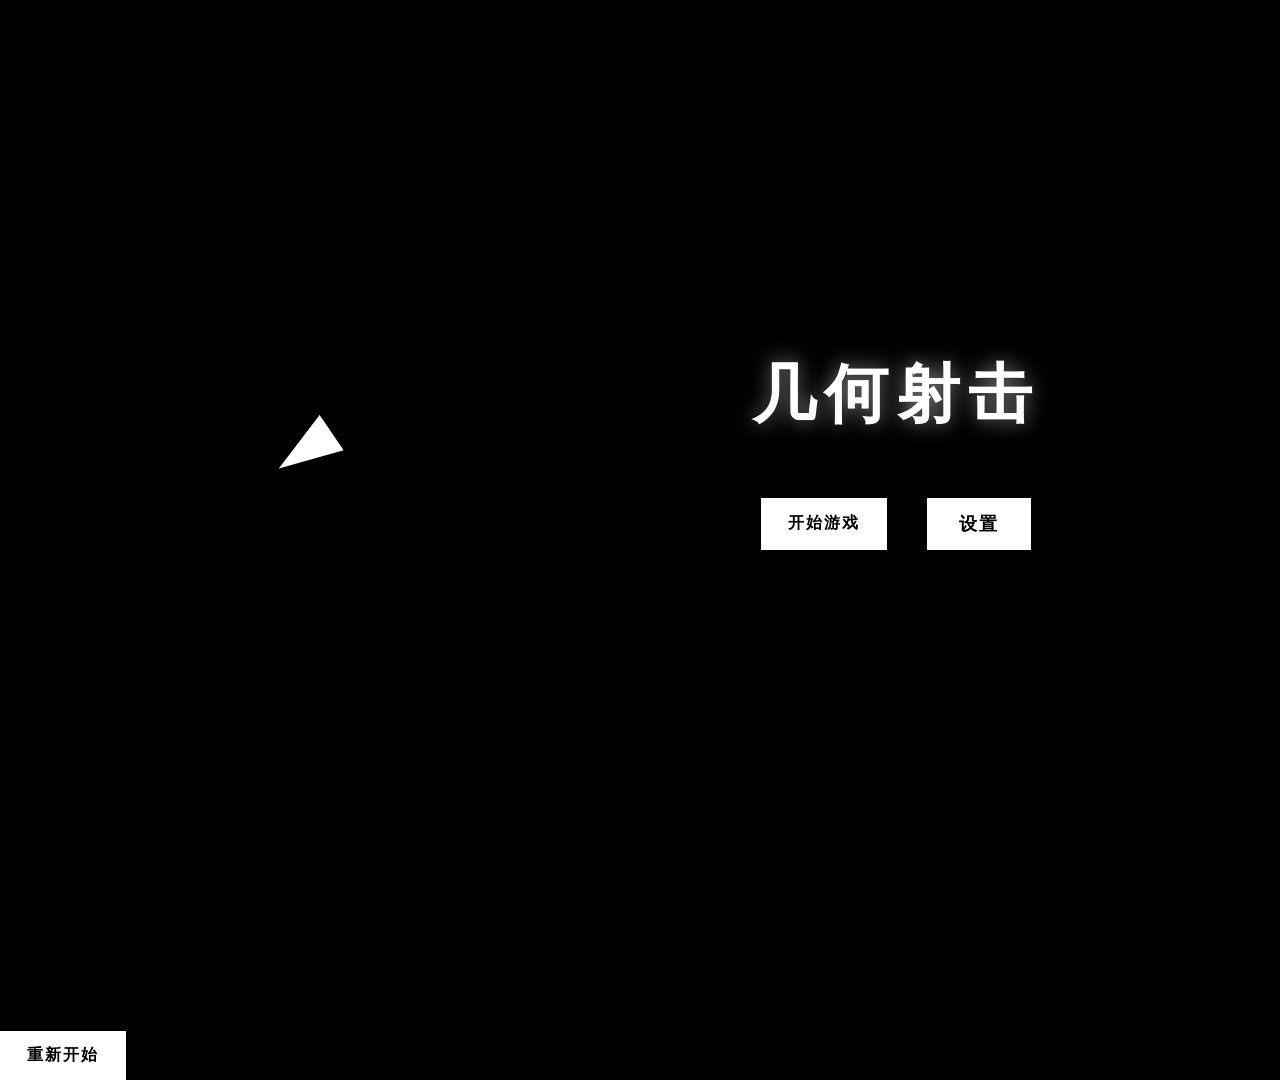
<file: index.html>
<!DOCTYPE html>
<html lang="zh-CN">
<head>
    <meta charset="UTF-8">
    <meta name="viewport" content="width=device-width, initial-scale=1.0">
    <title>打怪游戏</title>
    <style>
        * {
            margin: 0;
            padding: 0;
            box-sizing: border-box;
        }

        body {
            background: #000;
            overflow: hidden;
            font-family: 'Arial', sans-serif;
            cursor: crosshair;
        }

        #gameCanvas {
            display: block;
            background: #000;
        }

        .controls {
            position: fixed;
            bottom: 20px;
            left: 20px;
            z-index: 100;
        }

        .stats-container {
            position: fixed;
            bottom: 20px;
            right: 20px;
            z-index: 100;
            display: flex;
            flex-direction: column;
            gap: 10px;
        }

        .bar-container {
            width: 200px;
            height: 20px;
            background: #000;
            border: 2px solid #fff;
            position: relative;
        }

        .bar {
            height: 100%;
            background: #fff;
            transition: width 0.3s ease;
        }

        .bar-label {
            position: absolute;
            top: 50%;
            left: 50%;
            transform: translate(-50%, -50%);
            color: #000;
            font-size: 12px;
            font-weight: bold;
            white-space: nowrap;
        }

        .health-bar .bar {
            background: #fff;
        }

        .exp-bar .bar {
            background: #888;
        }

        .level-display {
            color: #fff;
            font-size: 16px;
            font-weight: bold;
            text-align: right;
        }

        .skill-bar {
            position: fixed;
            bottom: 20px;
            right: 240px;
            display: flex;
            gap: 10px;
            z-index: 100;
        }

        .skill-slot {
            width: 60px;
            height: 60px;
            background: #000;
            border: 2px solid #fff;
            display: flex;
            flex-direction: column;
            align-items: center;
            justify-content: center;
            color: #fff;
            font-size: 12px;
            cursor: pointer;
            transition: all 0.3s ease;
        }

        .skill-slot:hover {
            background: #fff;
            color: #000;
        }

        .skill-slot.active {
            border-color: #888;
        }

        .skill-slot .skill-key {
            position: absolute;
            top: 2px;
            left: 5px;
            font-size: 10px;
            font-weight: bold;
        }

        .skill-slot .skill-name {
            font-size: 10px;
            text-align: center;
            margin-top: 5px;
        }

        .skill-slot .skill-cooldown {
            position: absolute;
            bottom: 2px;
            right: 5px;
            font-size: 10px;
        }

        .minimap {
            position: fixed;
            top: 20px;
            left: 20px;
            width: 200px;
            height: 200px;
            background: #000;
            border: 2px solid #fff;
            z-index: 100;
        }

        .wave-display {
            position: fixed;
            top: 20px;
            left: 50%;
            transform: translateX(-50%);
            color: #fff;
            font-size: 24px;
            font-weight: bold;
            z-index: 100;
            text-align: center;
        }

        .wave-progress-container {
            position: fixed;
            top: 60px;
            left: 50%;
            transform: translateX(-50%);
            width: 400px;
            height: 25px;
            background: #000;
            border: 2px solid #fff;
            z-index: 100;
        }

        .wave-progress-bar {
            height: 100%;
            background: #fff;
            transition: width 0.3s ease;
        }

        .wave-progress-text {
            position: absolute;
            top: 50%;
            left: 50%;
            transform: translate(-50%, -50%);
            color: #000;
            font-size: 12px;
            font-weight: bold;
            white-space: nowrap;
        }

        .boss-health-container {
            position: fixed;
            top: 95px;
            left: 50%;
            transform: translateX(-50%);
            width: 400px;
            height: 30px;
            z-index: 100;
            display: flex;
            align-items: center;
            gap: 10px;
        }

        .boss-health-label {
            color: #fff;
            font-size: 16px;
            font-weight: bold;
            min-width: 60px;
        }

        .boss-health-bar-container {
            flex: 1;
            height: 100%;
            background: #000;
            border: 2px solid #fff;
            position: relative;
        }

        .boss-health-bar {
            height: 100%;
            background: linear-gradient(90deg, #ff0000, #ff4444);
            transition: width 0.3s ease;
        }

        .boss-health-text {
            position: absolute;
            top: 50%;
            left: 50%;
            transform: translate(-50%, -50%);
            color: #fff;
            font-size: 12px;
            font-weight: bold;
            white-space: nowrap;
        }

        .btn {
            background: #fff;
            color: #000;
            border: 2px solid #fff;
            padding: 12px 25px;
            font-size: 16px;
            cursor: pointer;
            transition: all 0.3s ease;
            margin-right: 10px;
            font-weight: bold;
            text-transform: uppercase;
            letter-spacing: 2px;
        }

        .btn:hover {
            background: #000;
            color: #fff;
        }

        .class-selection {
            position: fixed;
            top: 50%;
            left: 50%;
            transform: translate(-50%, -50%);
            background: #fff;
            color: #000;
            padding: 40px 60px;
            text-align: center;
            display: none;
            z-index: 1000;
        }

        .class-selection h2 {
            font-size: 36px;
            margin-bottom: 30px;
            text-transform: uppercase;
            letter-spacing: 3px;
        }

        .class-options {
            display: flex;
            gap: 20px;
            justify-content: center;
            margin-bottom: 30px;
        }

        .class-option {
            background: #000;
            color: #fff;
            border: 2px solid #fff;
            padding: 20px 30px;
            cursor: pointer;
            transition: all 0.3s ease;
            width: 150px;
        }

        .class-option:hover {
            background: #fff;
            color: #000;
        }

        .class-option h3 {
            font-size: 20px;
            margin-bottom: 10px;
        }

        .class-option p {
            font-size: 12px;
            line-height: 1.5;
        }

        .name-registration {
            position: fixed;
            top: 0;
            left: 0;
            width: 100%;
            height: 100%;
            background: rgba(0, 0, 0, 0.9);
            display: none;
            justify-content: center;
            align-items: center;
            z-index: 200;
        }

        .name-registration h2 {
            color: #fff;
            font-size: 32px;
            margin-bottom: 30px;
            text-align: center;
        }

        .name-input-container {
            display: flex;
            flex-direction: column;
            gap: 20px;
            align-items: center;
        }

        .name-registration input {
            background: rgba(0, 0, 0, 0.8);
            color: #fff;
            border: 2px solid #fff;
            padding: 15px 20px;
            font-size: 20px;
            width: 350px;
            text-align: center;
            outline: none;
        }

        .name-registration input::placeholder {
            color: rgba(255, 255, 255, 0.5);
        }

        .name-registration input:focus {
            border-color: #fff;
            box-shadow: 0 0 20px rgba(255, 255, 255, 0.3);
        }

        .admin-panel {
            position: fixed;
            top: 50%;
            left: 50%;
            transform: translate(-50%, -50%);
            background: rgba(0, 0, 0, 0.95);
            color: #fff;
            border: 2px solid #fff;
            width: 80%;
            max-width: 600px;
            max-height: 90vh;
            overflow-y: auto;
            z-index: 300;
            display: none;
        }

        .admin-header {
            display: flex;
            justify-content: space-between;
            align-items: center;
            padding: 20px;
            border-bottom: 2px solid #fff;
        }

        .admin-header h2 {
            margin: 0;
            font-size: 24px;
        }

        .admin-content {
            padding: 20px;
        }

        .admin-section {
            margin-bottom: 30px;
            padding: 15px;
            border: 1px solid rgba(255, 255, 255, 0.2);
        }

        .admin-section h3 {
            margin-top: 0;
            font-size: 18px;
            margin-bottom: 15px;
        }

        .admin-item {
            display: flex;
            align-items: center;
            margin-bottom: 15px;
            gap: 10px;
        }

        .admin-item label {
            min-width: 100px;
        }

        .admin-item input {
            flex: 1;
            background: rgba(0, 0, 0, 0.8);
            color: #fff;
            border: 1px solid #fff;
            padding: 8px 10px;
            outline: none;
        }

        .btn-small {
            background: #fff;
            color: #000;
            border: 2px solid #fff;
            padding: 6px 12px;
            font-size: 12px;
            cursor: pointer;
            transition: all 0.3s ease;
        }

        .btn-small:hover {
            background: #000;
            color: #fff;
        }

        .admin-toggle-btn {
            position: fixed;
            top: 20px;
            left: 20px;
            background: rgba(0, 0, 0, 0.8);
            color: #fff;
            border: 2px solid #fff;
            padding: 10px 15px;
            font-size: 14px;
            cursor: pointer;
            z-index: 200;
            transition: all 0.3s ease;
        }

        .admin-toggle-btn:hover {
            background: #fff;
            color: #000;
        }

        .ability-selection {
            position: fixed;
            top: 50%;
            left: 50%;
            transform: translate(-50%, -50%);
            background: #fff;
            color: #000;
            padding: 40px 60px;
            text-align: center;
            display: none;
            z-index: 1000;
        }

        .game-over h2 {
            font-size: 36px;
            margin-bottom: 20px;
            text-transform: uppercase;
            letter-spacing: 3px;
        }

        .game-over p {
            font-size: 24px;
            margin-bottom: 30px;
        }

        .ability-selection {
            position: fixed;
            top: 50%;
            left: 50%;
            transform: translate(-50%, -50%);
            background: #fff;
            color: #000;
            padding: 40px;
            text-align: center;
            display: none;
            z-index: 1000;
            min-width: 600px;
        }

        .ability-selection h2 {
            font-size: 36px;
            margin-bottom: 30px;
            text-transform: uppercase;
            letter-spacing: 3px;
        }

        .ability-container {
            display: flex;
            justify-content: space-between;
            gap: 20px;
        }

        .ability-card {
            flex: 1;
            background: #000;
            color: #fff;
            border: 2px solid #fff;
            padding: 30px 20px;
            cursor: pointer;
            transition: all 0.3s ease;
        }

        .ability-card:hover {
            background: #fff;
            color: #000;
            transform: scale(1.05);
        }

        .ability-card h3 {
            font-size: 20px;
            margin-bottom: 15px;
            text-transform: uppercase;
        }

        .ability-card p {
            font-size: 14px;
            opacity: 0.8;
        }

        .player-info-btn {
            position: fixed;
            bottom: 100px;
            left: 20px;
            width: 60px;
            height: 60px;
            background: #000;
            color: #fff;
            border: 2px solid #fff;
            border-radius: 50%;
            cursor: pointer;
            font-size: 24px;
            display: none;
            z-index: 100;
            transition: all 0.3s ease;
        }

        .player-info-btn:hover {
            background: #fff;
            color: #000;
            transform: scale(1.1);
        }

        .player-info-panel {
            position: fixed;
            top: 50%;
            left: 50%;
            transform: translate(-50%, -50%);
            background: #000;
            color: #fff;
            border: 2px solid #fff;
            padding: 30px;
            z-index: 200;
            display: none;
            min-width: 400px;
        }

        .player-info-panel h2 {
            font-size: 28px;
            margin-bottom: 20px;
            text-align: center;
        }

        .player-info-panel .info-row {
            display: flex;
            justify-content: space-between;
            margin-bottom: 15px;
            padding: 10px;
            border-bottom: 1px solid #fff;
        }

        .player-info-panel .info-label {
            font-weight: bold;
        }

        .player-info-panel .info-value {
            text-align: right;
        }

        .player-info-panel .close-btn {
            position: absolute;
            top: 10px;
            right: 15px;
            background: none;
            border: none;
            color: #fff;
            font-size: 24px;
            cursor: pointer;
        }

        .player-info-panel .close-btn:hover {
            color: #888;
        }

        .coordinates-display {
            position: fixed;
            bottom: 20px;
            left: 50%;
            transform: translateX(-50%);
            color: #fff;
            font-size: 14px;
            z-index: 100;
            background: rgba(0, 0, 0, 0.7);
            padding: 5px 15px;
            border: 1px solid #fff;
        }
        


        /* 开始界面样式 */
        .start-screen {
            position: fixed;
            top: 0;
            left: 0;
            width: 100%;
            height: 100%;
            z-index: 300;
            pointer-events: none;
            overflow: hidden;
        }

        .start-screen.visible {
            pointer-events: all;
        }

        /* 左侧主角 */
        .start-character {
            position: absolute;
            top: 50%;
            left: 20%;
            transform: translateY(-50%);
            width: 100px;
            height: 100px;
            transition: all 1s ease;
            z-index: 310;
            cursor: pointer;
        }

        /* 暂停状态下才显示角色信息悬停效果 */
        .start-screen.paused .start-character:hover .character-info {
            opacity: 1;
            transform: translateY(0);
        }

        .character-info {
            position: absolute;
            top: 100%;
            left: 50%;
            transform: translateX(-50%) translateY(10px);
            background: rgba(0, 0, 0, 0.9);
            color: #fff;
            border: 2px solid #fff;
            padding: 15px;
            border-radius: 5px;
            min-width: 200px;
            opacity: 0;
            transition: all 0.3s ease;
            z-index: 320;
            pointer-events: none;
        }

        /* 右侧蒙版 */
        .start-overlay {
            position: absolute;
            top: 0;
            right: 0;
            width: 60%;
            height: 100%;
            background: rgba(0, 0, 0, 0.7);
            display: flex;
            flex-direction: column;
            align-items: center;
            justify-content: center;
            transition: all 1s ease;
            z-index: 305;
        }

        .start-title {
            font-size: 64px;
            color: #fff;
            text-transform: uppercase;
            letter-spacing: 8px;
            margin-bottom: 60px;
            font-weight: bold;
            text-shadow: 0 0 20px rgba(255, 255, 255, 0.5);
            transition: all 1s ease;
        }

        .start-buttons {
            display: flex;
            gap: 30px;
            transition: all 1s ease;
        }

        /* 游戏内容弹出动画 */
        .game-content {
            opacity: 0;
            transition: opacity 1s ease;
        }

        .game-content.visible {
            opacity: 1;
        }

        /* 设置按钮样式 */
        .settings-btn {
            background: #fff;
            color: #000;
            border: 2px solid #fff;
            padding: 12px 30px;
            font-size: 18px;
            cursor: pointer;
            transition: all 0.3s ease;
            font-weight: bold;
            text-transform: uppercase;
            letter-spacing: 2px;
        }

        .settings-btn:hover {
            background: #000;
            color: #fff;
        }

        /* 技能背包样式 */
        .skill-backpack {
            position: fixed;
            top: 50%;
            left: 50%;
            transform: translate(-50%, -50%);
            background: rgba(0, 0, 0, 0.95);
            color: #fff;
            border: 2px solid #fff;
            width: 90%;
            max-width: 1200px;
            max-height: 90vh;
            overflow-y: auto;
            z-index: 1000;
            padding: 20px;
        }

        .backpack-header {
            display: flex;
            justify-content: space-between;
            align-items: center;
            margin-bottom: 20px;
            padding-bottom: 10px;
            border-bottom: 2px solid #fff;
        }

        .backpack-header h2 {
            margin: 0;
            font-size: 24px;
            text-transform: uppercase;
            letter-spacing: 2px;
        }

        .skill-storage {
            margin-bottom: 30px;
        }

        .skill-storage h3 {
            margin-bottom: 15px;
            font-size: 18px;
            text-transform: uppercase;
            letter-spacing: 1px;
        }

        .storage-grid {
            display: grid;
            grid-template-columns: repeat(9, 1fr);
            gap: 10px;
        }

        .storage-slot {
            width: 50px;
            height: 50px;
            background: rgba(255, 255, 255, 0.1);
            border: 2px solid #fff;
            cursor: pointer;
            transition: all 0.3s ease;
            position: relative;
        }

        .storage-slot:hover {
            background: rgba(255, 255, 255, 0.2);
            transform: scale(1.1);
        }

        .storage-slot.active {
            border-color: #888;
        }

        .storage-slot.selected,
        .equipment-slot.selected {
            background: rgba(255, 255, 255, 0.3);
            border-color: #fff;
            transform: scale(1.05);
            box-shadow: 0 0 15px rgba(255, 255, 255, 0.5);
        }

        .skill-equipment {
            margin-bottom: 20px;
        }

        .skill-equipment h3 {
            margin-bottom: 15px;
            font-size: 18px;
            text-transform: uppercase;
            letter-spacing: 1px;
        }

        .equipment-slots {
            display: flex;
            gap: 15px;
            justify-content: center;
            flex-wrap: wrap;
        }

        .equipment-slot {
            width: 80px;
            height: 80px;
            background: rgba(255, 255, 255, 0.1);
            border: 2px solid #fff;
            cursor: pointer;
            transition: all 0.3s ease;
            position: relative;
            display: flex;
            flex-direction: column;
            align-items: center;
            justify-content: center;
        }

        .equipment-slot:hover {
            background: rgba(255, 255, 255, 0.2);
            transform: scale(1.05);
        }

        .equipment-slot.active-only {
            border-color: #fff;
        }

        .equipment-slot.passive-only {
            border-color: #fff;
        }

        .equipment-slot.universal {
            border-color: #fff;
        }

        .equipment-slot .slot-label {
            position: absolute;
            bottom: 5px;
            font-size: 10px;
            text-align: center;
            width: 100%;
            opacity: 0.8;
        }

        /* 技能类型显示样式 */
        .equipment-slot[data-type="active"] {
            width: 100px;
            height: 100px;
        }

        .equipment-slot[data-type="active"]::after {
            content: "";
            position: absolute;
            width: 70%;
            height: 70%;
            background: rgba(255, 255, 255, 0.2);
            border: 2px solid #fff;
        }

        .equipment-slot[data-type="passive"]::after,
        .storage-slot.passive::after {
            content: "";
            position: absolute;
            width: 40%;
            height: 40%;
            background: rgba(255, 255, 255, 0.2);
            border: 1px solid #fff;
        }

        .equipment-slot[data-type="universal"]::after {
            content: "";
            position: absolute;
            width: 50%;
            height: 50%;
            background: rgba(255, 255, 255, 0.2);
            border: 1px solid #fff;
        }

        /* 技能内容显示 */
        .skill-content {
            position: absolute;
            top: 50%;
            left: 50%;
            transform: translate(-50%, -50%);
            display: flex;
            flex-direction: column;
            align-items: center;
            justify-content: center;
            width: 100%;
            height: 100%;
            pointer-events: none;
        }

        .skill-name {
            font-size: 12px;
            text-align: center;
            margin-bottom: 5px;
            font-weight: bold;
        }

        .skill-icon {
            font-size: 24px;
            margin-bottom: 5px;
        }
    </style>
</head>
<body>
    <canvas id="gameCanvas"></canvas>
    <canvas id="minimapCanvas" class="minimap" style="display: none;"></canvas>
    
    <!-- 开始界面 -->
    <div class="start-screen visible" id="startScreen">
        <!-- 左侧主角 -->
        <div class="start-character" id="startCharacter">
            <div class="character-info">
                <h3>几何战士</h3>
                <p>生命值: 100</p>
                <p>攻击力: 25</p>
                <p>移动速度: 5</p>
            </div>
        </div>
        
        <!-- 右侧蒙版 -->
        <div class="start-overlay" id="startOverlay">
            <h1 class="start-title">几何射击</h1>
            <div class="start-buttons">
                <button class="btn" id="startGameBtn" onclick="startGame()">开始游戏</button>
                <button class="settings-btn" id="settingsBtn" onclick="openSettings()">设置</button>
            </div>
        </div>
    </div>
    
    <!-- 游戏内容容器 -->
    <div class="game-content" id="gameContent">
        <div class="wave-display">
            波次: <span id="wave">1</span>
        </div>
        
        <div class="wave-progress-container">
            <div class="wave-progress-bar" id="waveProgressBar" style="width: 0%"></div>
            <div class="wave-progress-text"><span id="waveProgressText">0/0</span></div>
        </div>
        
        <div class="boss-health-container" id="bossHealthContainer" style="display: none;">
            <div class="boss-health-label">BOSS</div>
            <div class="boss-health-bar-container">
                <div class="boss-health-bar" id="bossHealthBar" style="width: 100%"></div>
                <div class="boss-health-text"><span id="bossHealthText">0</span>/<span id="bossMaxHealthText">0</span></div>
            </div>
        </div>
        
        <div class="stats-container">
            <div class="level-display">等级: <span id="level">1</span></div>
            <div class="bar-container health-bar">
                <div class="bar" id="healthBar" style="width: 100%"></div>
                <div class="bar-label"><span id="healthText">100</span>/<span id="maxHealthText">100</span></div>
            </div>
            <div class="bar-container exp-bar">
                <div class="bar" id="expBar" style="width: 0%"></div>
                <div class="bar-label"><span id="expText">0</span>/<span id="expToNextText">100</span></div>
            </div>
        </div>
        
        <div class="skill-bar" id="skillBar"></div>
        
        <div class="controls">
            <button class="btn" id="gameStartBtn" onclick="startGame()">开始游戏</button>
            <button class="btn" id="gamePauseBtn" onclick="pauseGame()">暂停</button>
        </div>

        <button class="player-info-btn" id="playerInfoBtn" onclick="togglePlayerInfo()">ℹ️</button>
    </div>

    <div class="player-info-panel" id="playerInfoPanel">
        <button class="close-btn" onclick="togglePlayerInfo()">×</button>
        <h2>玩家信息</h2>
        <div class="info-row">
            <span class="info-label">职业:</span>
            <span class="info-value" id="infoClass">-</span>
        </div>
        <div class="info-row">
            <span class="info-label">等级:</span>
            <span class="info-value" id="infoLevel">1</span>
        </div>
        <div class="info-row">
            <span class="info-label">生命值:</span>
            <span class="info-value" id="infoHealth">100/100</span>
        </div>
        <div class="info-row">
            <span class="info-label">经验值:</span>
            <span class="info-value" id="infoExp">0/100</span>
        </div>
        <div class="info-row">
            <span class="info-label">移动速度:</span>
            <span class="info-value" id="infoSpeed">5</span>
        </div>
        <div class="info-row">
            <span class="info-label">攻击伤害:</span>
            <span class="info-value" id="infoDamage">50</span>
        </div>
        <div class="info-row">
            <span class="info-label">防御力:</span>
            <span class="info-value" id="infoDefense">0</span>
        </div>
        <div class="info-row">
            <span class="info-label">攻击冷却:</span>
            <span class="info-value" id="infoCooldown">500ms</span>
        </div>
        <div class="info-row">
            <span class="info-label">当前波次:</span>
            <span class="info-value" id="infoWave">1</span>
        </div>
    </div>

    <div class="coordinates-display" id="coordinatesDisplay" style="display: none;">X: 0, Y: 0</div>



    <div class="game-over" id="gameOver">
        <h2>游戏结束</h2>
        <p>最终等级: <span id="finalLevel">1</span></p>
        <button class="btn" onclick="restartGame()">重新开始</button>
    </div>

    <div class="class-selection" id="classSelection">
        <h2>选择职业</h2>
        <div class="class-options">
            <div class="class-option" onclick="selectClass('warrior')">
                <h3>战士</h3>
                <p>200血量<br>近战范围攻击<br>50伤害/次</p>
            </div>
            <div class="class-option" onclick="selectClass('mage')">
                <h3>法师</h3>
                <p>70血量<br>花式弹幕<br>25伤害/发</p>
            </div>
            <div class="class-option" onclick="selectClass('archer')">
                <h3>射手</h3>
                <p>100血量<br>快速单发<br>15伤害/发</p>
            </div>
        </div>
    </div>
    
    <div class="name-registration" id="nameRegistration">
        <h2>输入角色名称</h2>
        <div class="name-input-container">
            <input type="text" id="playerName" placeholder="请输入角色名称" maxlength="20">
            <button class="btn" onclick="registerName()">确定</button>
        </div>
    </div>
    
    <div class="admin-panel" id="adminPanel">
        <div class="admin-header">
            <h2>管理员控制台</h2>
            <button class="close-btn" onclick="toggleAdminPanel()">×</button>
        </div>
        <div class="admin-content">
            <div class="admin-section">
                <h3>玩家数据</h3>
                <div class="admin-item">
                    <label>等级:</label>
                    <input type="number" id="adminLevel" min="1">
                    <button class="btn-small" onclick="setPlayerLevel()">设置</button>
                </div>
                <div class="admin-item">
                    <label>经验值:</label>
                    <input type="number" id="adminExp" min="0">
                    <button class="btn-small" onclick="setPlayerExp()">设置</button>
                </div>
                <div class="admin-item">
                    <label>生命值:</label>
                    <input type="number" id="adminHealth" min="1">
                    <button class="btn-small" onclick="setPlayerHealth()">设置</button>
                </div>
            </div>
            
            <div class="admin-section">
                <h3>波次数据</h3>
                <div class="admin-item">
                    <label>当前波次:</label>
                    <input type="number" id="adminWave" min="1">
                    <button class="btn-small" onclick="setWave()">设置</button>
                </div>
                <div class="admin-item">
                    <label>怪物数量:</label>
                    <input type="number" id="adminMonsterCount" min="1">
                    <button class="btn-small" onclick="setMonsterCount()">设置</button>
                </div>
            </div>
            
            <div class="admin-section">
                <h3>玩家属性</h3>
                <div class="admin-item">
                    <label>移动速度:</label>
                    <input type="number" id="adminSpeed" min="1" step="0.1">
                    <button class="btn-small" onclick="setPlayerSpeed()">设置</button>
                </div>
                <div class="admin-item">
                    <label>攻击伤害:</label>
                    <input type="number" id="adminDamage" min="1" step="0.1">
                    <button class="btn-small" onclick="setPlayerDamage()">设置</button>
                </div>
            </div>
        </div>
    </div>
    
    <div class="admin-toggle-btn" id="adminToggleBtn" onclick="toggleAdminPanel()" style="display: none;">
        管理
    </div>

    <div class="ability-selection" id="abilitySelection">
        <h2>选择能力</h2>
        <div class="ability-container">
            <div class="ability-card" onclick="selectAbility('speed')">
                <h3>移动速度</h3>
                <p>增加移动速度</p>
            </div>
            <div class="ability-card" onclick="selectAbility('attackDamage')">
                <h3 id="abilityAttackDamageTitle">近战伤害</h3>
                <p id="abilityAttackDamageDesc">增加近战攻击伤害</p>
            </div>
            <div class="ability-card" onclick="selectAbility('defense')">
                <h3 id="abilityDefenseTitle">防御力</h3>
                <p id="abilityDefenseDesc">减少受到的伤害</p>
            </div>
            <div class="ability-card" onclick="selectAbility('health')">
                <h3>最大生命</h3>
                <p>增加最大生命值并恢复</p>
            </div>
        </div>
    </div>

    <script>
        const canvas = document.getElementById('gameCanvas');
        const ctx = canvas.getContext('2d');
        const minimapCanvas = document.getElementById('minimapCanvas');
        const minimapCtx = minimapCanvas.getContext('2d');
        const levelElement = document.getElementById('level');
        const healthBarElement = document.getElementById('healthBar');
        const healthTextElement = document.getElementById('healthText');
        const maxHealthTextElement = document.getElementById('maxHealthText');
        const expBarElement = document.getElementById('expBar');
        const expTextElement = document.getElementById('expText');
        const expToNextTextElement = document.getElementById('expToNextText');
        const waveElement = document.getElementById('wave');
        const gameOverElement = document.getElementById('gameOver');
        const finalLevelElement = document.getElementById('finalLevel');
        const abilitySelectionElement = document.getElementById('abilitySelection');
        const classSelectionElement = document.getElementById('classSelection');
        const nameRegistrationElement = document.getElementById('nameRegistration');
        


        let score = 0;
        let lives = 3;
        let gameRunning = false;
        let gamePaused = false;
        let level = 1;
        let exp = 0;
        let expToNextLevel = 100;
        let abilityPoints = 0;
        let showAbilitySelection = false;
        let wave = 1;
        let waveMonstersRemaining = 0;
        let waveMonstersSpawned = 0;
        let waveTotalMonsters = 0;
        let waveInProgress = false;
        let waveEliteSpawned = 0;
        let playerName = '';
        let isAdmin = false;
        
        // 能力库数组
        const abilityLibrary = [
            { id: 'speed', name: '移动速度', description: '增加移动速度', effect: () => { player.speed += 1; } },
            { id: 'attackDamage', name: '近战伤害', description: '增加近战攻击伤害', effect: () => { 
                if (player.class === 'warrior') {
                    player.meleeDamage = (player.meleeDamage || 50) + 10;
                } else {
                    player.bulletSpeed = (player.bulletSpeed || 10) + 2;
                }
            } },
            { id: 'defense', name: '防御力', description: '减少受到的伤害', effect: () => { 
                if (player.class === 'warrior') {
                    player.defense = (player.defense || 0) + 5;
                } else {
                    player.bulletSize = (player.bulletSize || 5) + 1;
                }
            } },
            { id: 'health', name: '最大生命', description: '增加最大生命值并恢复', effect: () => { 
                player.maxHealth += 20;
                player.health = player.maxHealth;
            } },
            // 新增能力
            { id: 'bulletDamage', name: '子弹伤害', description: '增加子弹伤害5', effect: () => { 
                if (player.class === 'warrior') {
                    player.meleeDamage = (player.meleeDamage || 50) + 5;
                } else {
                    player.bulletDamage = (player.bulletDamage || 15) + 5;
                }
            } },
            { id: 'defenseBoost', name: '防御提升', description: '增加防御2', effect: () => { 
                player.defense = (player.defense || 0) + 2;
            } }
        ];
        

        
        const MAP_WIDTH = 6000; // 地图大小增加到原来的两倍
        const MAP_HEIGHT = 6000; // 地图大小增加到原来的两倍
        
        const camera = {
            x: 0,
            y: 0
        };

        const player = {
            x: 0,
            y: 0,
            size: 20,
            speed: 5,
            health: 100,
            maxHealth: 100,
            bulletSpeed: 10,
            bulletSize: 5,
            isDashing: false,
            class: 'archer',
            attackCooldown: 0,
            attackCooldownMax: 0
        };

        let monsters = [];
        let eliteMonsters = [];
        let bullets = [];
        let enemyBullets = [];
        let particles = [];
        let healthPacks = [];
        let mouseX = 0;
        let mouseY = 0;
        let playerSkills = [];
        let skillCooldowns = {};
        let boss = null;



        function resizeCanvas() {
            canvas.width = window.innerWidth;
            canvas.height = window.innerHeight;
            minimapCanvas.width = 200;
            minimapCanvas.height = 200;
            player.x = MAP_WIDTH / 2;
            player.y = MAP_HEIGHT / 2;
        }

        window.addEventListener('resize', resizeCanvas);
        resizeCanvas();



        class Monster {
            constructor() {
                const side = Math.floor(Math.random() * 4);
                const offset = 100;
                const spawnRadius = 600;
                
                let attempts = 0;
                const maxAttempts = 50;
                
                while (attempts < maxAttempts) {
                    const angle = Math.random() * Math.PI * 2;
                    const distance = spawnRadius + Math.random() * 300;
                    
                    this.x = player.x + Math.cos(angle) * distance;
                    this.y = player.y + Math.sin(angle) * distance;
                    
                    this.x = Math.max(offset, Math.min(MAP_WIDTH - offset, this.x));
                    this.y = Math.max(offset, Math.min(MAP_HEIGHT - offset, this.y));
                    
                    break;
                }
                
                this.size = Math.random() * 20 + 20 + wave * 0.5;
                this.speed = Math.random() * 2 + 1 + wave * 0.15;
                this.type = Math.floor(Math.random() * 4);
                this.rotation = 0;
                this.rotationSpeed = (Math.random() - 0.5) * 0.1;
                this.health = Math.ceil(this.size / 15 + wave * 0.3);
                this.expValue = Math.ceil(10 + wave * 2);
                this.lastDamageTime = 0;
                this.isSummoned = false; // 标记是否为精英怪或boss召唤的怪物
            }

            update() {
                const dx = player.x - this.x;
                const dy = player.y - this.y;
                const distance = Math.sqrt(dx * dx + dy * dy);
                
                if (distance > 0) {
                    this.x += (dx / distance) * this.speed;
                    this.y += (dy / distance) * this.speed;
                }
                
                this.rotation += this.rotationSpeed;
            }

            draw() {
                ctx.save();
                ctx.translate(this.x, this.y);
                ctx.rotate(this.rotation);
                ctx.strokeStyle = '#fff';
                ctx.lineWidth = 2;

                switch(this.type) {
                    case 0:
                        this.drawSquare();
                        break;
                    case 1:
                        this.drawTriangle();
                        break;
                    case 2:
                        this.drawPentagon();
                        break;
                    case 3:
                        this.drawHexagon();
                        break;
                }

                ctx.restore();
            }

            drawSquare() {
                ctx.strokeRect(-this.size/2, -this.size/2, this.size, this.size);
                if (this.health > 1) {
                    ctx.fillStyle = '#fff';
                    ctx.globalAlpha = 0.3;
                    ctx.fillRect(-this.size/2, -this.size/2, this.size, this.size);
                    ctx.globalAlpha = 1;
                }
            }

            drawTriangle() {
                ctx.beginPath();
                ctx.moveTo(0, -this.size/2);
                ctx.lineTo(this.size/2, this.size/2);
                ctx.lineTo(-this.size/2, this.size/2);
                ctx.closePath();
                ctx.stroke();
                if (this.health > 1) {
                    ctx.fillStyle = '#fff';
                    ctx.globalAlpha = 0.3;
                    ctx.fill();
                    ctx.globalAlpha = 1;
                }
            }

            drawPentagon() {
                ctx.beginPath();
                for (let i = 0; i < 5; i++) {
                    const angle = (i * 2 * Math.PI / 5) - Math.PI / 2;
                    const x = Math.cos(angle) * this.size/2;
                    const y = Math.sin(angle) * this.size/2;
                    if (i === 0) {
                        ctx.moveTo(x, y);
                    } else {
                        ctx.lineTo(x, y);
                    }
                }
                ctx.closePath();
                ctx.stroke();
                if (this.health > 1) {
                    ctx.fillStyle = '#fff';
                    ctx.globalAlpha = 0.3;
                    ctx.fill();
                    ctx.globalAlpha = 1;
                }
            }

            drawHexagon() {
                ctx.beginPath();
                for (let i = 0; i < 6; i++) {
                    const angle = (i * 2 * Math.PI / 6) - Math.PI / 2;
                    const x = Math.cos(angle) * this.size/2;
                    const y = Math.sin(angle) * this.size/2;
                    if (i === 0) {
                        ctx.moveTo(x, y);
                    } else {
                        ctx.lineTo(x, y);
                    }
                }
                ctx.closePath();
                ctx.stroke();
                if (this.health > 1) {
                    ctx.fillStyle = '#fff';
                    ctx.globalAlpha = 0.3;
                    ctx.fill();
                    ctx.globalAlpha = 1;
                }
            }
        }

        class EliteMonster {
            constructor() {
                const offset = 150;
                const spawnRadius = 700;
                
                let attempts = 0;
                const maxAttempts = 50;
                
                while (attempts < maxAttempts) {
                    const angle = Math.random() * Math.PI * 2;
                    const distance = spawnRadius + Math.random() * 300;
                    
                    this.x = player.x + Math.cos(angle) * distance;
                    this.y = player.y + Math.sin(angle) * distance;
                    
                    this.x = Math.max(offset, Math.min(MAP_WIDTH - offset, this.x));
                    this.y = Math.max(offset, Math.min(MAP_HEIGHT - offset, this.y));
                    
                    break;
                }
                
                this.size = 60;
                this.speed = 1.5 + wave * 0.05;
                this.health = 20 + wave * 5;
                this.maxHealth = this.health;
                this.rotation = 0;
                this.rotationSpeed = 0.02;
                this.skillType = Math.floor(Math.random() * 3);
                this.skillCooldown = 0;
                this.skillMaxCooldown = 180;
                this.expValue = 100 + wave * 20;
                this.dashSpeed = 0;
                this.dashDirection = { x: 0, y: 0 };
                this.lastDamageTime = 0;
            }

            update() {
                const dx = player.x - this.x;
                const dy = player.y - this.y;
                const distance = Math.sqrt(dx * dx + dy * dy);
                
                if (this.dashSpeed > 0) {
                    this.x += this.dashDirection.x * this.dashSpeed;
                    this.y += this.dashDirection.y * this.dashSpeed;
                    this.dashSpeed *= 0.95;
                    if (this.dashSpeed < 0.5) {
                        this.dashSpeed = 0;
                    }
                } else {
                    if (distance > 0) {
                        this.x += (dx / distance) * this.speed;
                        this.y += (dy / distance) * this.speed;
                    }
                }
                
                this.rotation += this.rotationSpeed;
                
                this.skillCooldown--;
                if (this.skillCooldown <= 0) {
                    this.useSkill();
                    this.skillCooldown = this.skillMaxCooldown;
                }
            }

            useSkill() {
                switch(this.skillType) {
                    case 0:
                        this.shootSkill();
                        break;
                    case 1:
                        this.dashSkill();
                        break;
                    case 2:
                        this.summonSkill();
                        break;
                }
            }

            shootSkill() {
                const bulletCount = 8;
                for (let i = 0; i < bulletCount; i++) {
                    const angle = (i / bulletCount) * Math.PI * 2;
                    enemyBullets.push({
                        x: this.x,
                        y: this.y,
                        vx: Math.cos(angle) * 5,
                        vy: Math.sin(angle) * 5,
                        size: 8,
                        life: 120
                    });
                }
            }

            dashSkill() {
                const dx = player.x - this.x;
                const dy = player.y - this.y;
                const distance = Math.sqrt(dx * dx + dy * dy);
                
                if (distance > 0) {
                    this.dashDirection = {
                        x: dx / distance,
                        y: dy / distance
                    };
                    this.dashSpeed = 15;
                }
            }

            summonSkill() {
                for (let i = 0; i < 3; i++) {
                    const monster = new Monster();
                    monster.x = this.x + (Math.random() - 0.5) * 100;
                    monster.y = this.y + (Math.random() - 0.5) * 100;
                    monster.size *= 0.7;
                    monster.speed *= 1.2;
                    monster.isSummoned = true;
                    monsters.push(monster);
                }
            }

            draw() {
                ctx.save();
                ctx.translate(this.x, this.y);
                ctx.rotate(this.rotation);
                
                ctx.strokeStyle = '#fff';
                ctx.lineWidth = 3;
                
                ctx.beginPath();
                for (let i = 0; i < 8; i++) {
                    const angle = (i * 2 * Math.PI / 8) - Math.PI / 2;
                    const x = Math.cos(angle) * this.size/2;
                    const y = Math.sin(angle) * this.size/2;
                    if (i === 0) {
                        ctx.moveTo(x, y);
                    } else {
                        ctx.lineTo(x, y);
                    }
                }
                ctx.closePath();
                ctx.stroke();
                
                ctx.fillStyle = '#fff';
                ctx.globalAlpha = 0.2;
                ctx.fill();
                ctx.globalAlpha = 1;
                
                ctx.restore();
                
                ctx.strokeStyle = '#fff';
                ctx.lineWidth = 2;
                ctx.strokeRect(this.x - this.size/2 - 5, this.y - this.size/2 - 15, this.size + 10, 8);
                ctx.fillStyle = '#fff';
                ctx.fillRect(this.x - this.size/2 - 5, this.y - this.size/2 - 15, (this.health / this.maxHealth) * (this.size + 10), 8);
            }
        }

        class Boss {
            constructor(waveNum) {
                this.x = MAP_WIDTH / 2;
                this.y = MAP_HEIGHT / 2;
                this.size = 200 + waveNum * 10;
                this.maxHealth = 500 + waveNum * 100;
                this.health = this.maxHealth;
                this.speed = 2 + waveNum * 0.1;
                this.rotation = 0;
                this.rotationSpeed = 0.01;
                this.phase = 1;
                this.attackCooldown = 0;
                this.attackMaxCooldown = 60;
                this.specialCooldown = 0;
                this.specialMaxCooldown = 300;
                this.movePattern = 0;
                this.moveTimer = 0;
                this.targetX = this.x;
                this.targetY = this.y;
                this.isDashing = false;
                this.dashSpeed = 0;
                this.dashDirection = { x: 0, y: 0 };
                this.laserActive = false;
                this.laserAngle = 0;
                this.laserTimer = 0;
                this.summonCooldown = 0;
                this.expValue = 1000 + waveNum * 200;
                this.lastDamageTime = 0;
                this.shieldActive = false;
                this.shieldHealth = 0;
                this.shieldMaxHealth = 50 + waveNum * 10;
                this.waveNum = waveNum;
            }

            update() {
                this.rotation += this.rotationSpeed;
                
                if (this.isDashing) {
                    this.x += this.dashDirection.x * this.dashSpeed;
                    this.y += this.dashDirection.y * this.dashSpeed;
                    this.dashSpeed *= 0.98;
                    if (this.dashSpeed < 1) {
                        this.isDashing = false;
                        this.dashSpeed = 0;
                    }
                } else {
                    this.movePatternUpdate();
                }

                this.attackCooldown--;
                if (this.attackCooldown <= 0) {
                    this.performAttack();
                    this.attackCooldown = this.attackMaxCooldown;
                }

                this.specialCooldown--;
                if (this.specialCooldown <= 0) {
                    this.performSpecial();
                    this.specialCooldown = this.specialMaxCooldown;
                }

                if (this.laserActive) {
                    this.laserTimer--;
                    if (this.laserTimer <= 0) {
                        this.laserActive = false;
                    }
                }

                if (this.shieldActive && this.shieldHealth <= 0) {
                    this.shieldActive = false;
                    this.shieldHealth = this.shieldMaxHealth;
                }

                this.updatePhase();
            }

            movePatternUpdate() {
                this.moveTimer++;
                
                switch(this.movePattern) {
                    case 0:
                        this.circularMovement();
                        break;
                    case 1:
                        this.spiralMovement();
                        break;
                    case 2:
                        this.waveMovement();
                        break;
                    case 3:
                        this.chaseMovement();
                        break;
                }

                if (this.moveTimer > 300) {
                    this.moveTimer = 0;
                    this.movePattern = (this.movePattern + 1) % 4;
                }
            }

            circularMovement() {
                const centerX = MAP_WIDTH / 2;
                const centerY = MAP_HEIGHT / 2;
                const radius = 300;
                const angle = Date.now() * 0.001;
                
                this.targetX = centerX + Math.cos(angle) * radius;
                this.targetY = centerY + Math.sin(angle) * radius;
                
                this.moveToTarget(0.02);
            }

            spiralMovement() {
                const centerX = MAP_WIDTH / 2;
                const centerY = MAP_HEIGHT / 2;
                const baseRadius = 200;
                const radiusVariation = Math.sin(this.moveTimer * 0.02) * 100;
                const angle = Date.now() * 0.002;
                
                this.targetX = centerX + Math.cos(angle) * (baseRadius + radiusVariation);
                this.targetY = centerY + Math.sin(angle) * (baseRadius + radiusVariation);
                
                this.moveToTarget(0.03);
            }

            waveMovement() {
                const baseX = MAP_WIDTH / 2;
                const baseY = MAP_HEIGHT / 2;
                const waveAmplitude = 200;
                const waveFrequency = 0.02;
                
                this.targetX = baseX + Math.sin(this.moveTimer * waveFrequency) * waveAmplitude;
                this.targetY = baseY + Math.cos(this.moveTimer * waveFrequency * 0.5) * waveAmplitude;
                
                this.moveToTarget(0.025);
            }

            chaseMovement() {
                this.targetX = player.x;
                this.targetY = player.y;
                
                const dx = this.targetX - this.x;
                const dy = this.targetY - this.y;
                const distance = Math.sqrt(dx * dx + dy * dy);
                
                if (distance > 300) {
                    this.x += (dx / distance) * this.speed * 0.5;
                    this.y += (dy / distance) * this.speed * 0.5;
                }
            }

            moveToTarget(speedFactor) {
                const dx = this.targetX - this.x;
                const dy = this.targetY - this.y;
                const distance = Math.sqrt(dx * dx + dy * dy);
                
                if (distance > 0) {
                    this.x += (dx / distance) * this.speed * speedFactor * 10;
                    this.y += (dy / distance) * this.speed * speedFactor * 10;
                }
            }

            performAttack() {
                const attackType = Math.floor(Math.random() * 4);
                
                switch(attackType) {
                    case 0:
                        this.spreadShot();
                        break;
                    case 1:
                        this.spiralShot();
                        break;
                    case 2:
                        this.targetedShot();
                        break;
                    case 3:
                        this.burstShot();
                        break;
                }
            }

            spreadShot() {
                const bulletCount = 12 + this.phase * 4;
                for (let i = 0; i < bulletCount; i++) {
                    const angle = (i / bulletCount) * Math.PI * 2 + this.rotation;
                    enemyBullets.push({
                        x: this.x,
                        y: this.y,
                        vx: Math.cos(angle) * 6,
                        vy: Math.sin(angle) * 6,
                        size: 10,
                        life: 180,
                        damage: 15 + this.phase * 5
                    });
                }
            }

            spiralShot() {
                const spiralCount = 3;
                for (let s = 0; s < spiralCount; s++) {
                    const baseAngle = (s / spiralCount) * Math.PI * 2;
                    for (let i = 0; i < 8; i++) {
                        const angle = baseAngle + i * 0.3 + this.rotation;
                        enemyBullets.push({
                            x: this.x,
                            y: this.y,
                            vx: Math.cos(angle) * 5,
                            vy: Math.sin(angle) * 5,
                            size: 8,
                            life: 150,
                            damage: 10 + this.phase * 3
                        });
                    }
                }
            }

            targetedShot() {
                const dx = player.x - this.x;
                const dy = player.y - this.y;
                const distance = Math.sqrt(dx * dx + dy * dy);
                
                if (distance > 0) {
                    const angle = Math.atan2(dy, dx);
                    const bulletCount = 5 + this.phase;
                    
                    for (let i = 0; i < bulletCount; i++) {
                        const spreadAngle = angle + (i - Math.floor(bulletCount/2)) * 0.15;
                        enemyBullets.push({
                            x: this.x,
                            y: this.y,
                            vx: Math.cos(spreadAngle) * 8,
                            vy: Math.sin(spreadAngle) * 8,
                            size: 12,
                            life: 120,
                            damage: 20 + this.phase * 5
                        });
                    }
                }
            }

            burstShot() {
                const burstCount = 3;
                for (let b = 0; b < burstCount; b++) {
                    setTimeout(() => {
                        const dx = player.x - this.x;
                        const dy = player.y - this.y;
                        const distance = Math.sqrt(dx * dx + dy * dy);
                        
                        if (distance > 0) {
                            const angle = Math.atan2(dy, dx);
                            for (let i = 0; i < 6; i++) {
                                const spreadAngle = angle + (i - 2.5) * 0.2;
                                enemyBullets.push({
                                    x: this.x,
                                    y: this.y,
                                    vx: Math.cos(spreadAngle) * 7,
                                    vy: Math.sin(spreadAngle) * 7,
                                    size: 9,
                                    life: 100,
                                    damage: 12 + this.phase * 4
                                });
                            }
                        }
                    }, b * 200);
                }
            }

            performSpecial() {
                const specialType = Math.floor(Math.random() * 4);
                
                switch(specialType) {
                    case 0:
                        this.laserAttack();
                        break;
                    case 1:
                        this.dashAttack();
                        break;
                    case 2:
                        this.summonMinions();
                        break;
                    case 3:
                        this.activateShield();
                        break;
                }
            }

            laserAttack() {
                this.laserActive = true;
                this.laserTimer = 60;
                
                const dx = player.x - this.x;
                const dy = player.y - this.y;
                this.laserAngle = Math.atan2(dy, dx);
            }

            dashAttack() {
                const dx = player.x - this.x;
                const dy = player.y - this.y;
                const distance = Math.sqrt(dx * dx + dy * dy);
                
                if (distance > 0) {
                    this.dashDirection = {
                        x: dx / distance,
                        y: dy / distance
                    };
                    this.isDashing = true;
                    this.dashSpeed = 20;
                }
            }

            summonMinions() {
                const minionCount = 5 + this.phase * 2;
                for (let i = 0; i < minionCount; i++) {
                    const monster = new Monster();
                    monster.x = this.x + (Math.random() - 0.5) * 300;
                    monster.y = this.y + (Math.random() - 0.5) * 300;
                    monster.size *= 0.8;
                    monster.speed *= 1.3;
                    monster.isSummoned = true;
                    monsters.push(monster);
                }
            }

            activateShield() {
                this.shieldActive = true;
                this.shieldHealth = this.shieldMaxHealth;
            }

            updatePhase() {
                const healthPercent = this.health / this.maxHealth;
                
                if (healthPercent < 0.3 && this.phase < 3) {
                    this.phase = 3;
                    this.attackMaxCooldown = 30;
                    this.specialMaxCooldown = 180;
                } else if (healthPercent < 0.6 && this.phase < 2) {
                    this.phase = 2;
                    this.attackMaxCooldown = 45;
                    this.specialMaxCooldown = 240;
                }
            }

            draw() {
                ctx.save();
                ctx.translate(this.x, this.y);
                ctx.rotate(this.rotation);
                
                ctx.strokeStyle = '#fff';
                ctx.lineWidth = 4;
                
                ctx.beginPath();
                for (let i = 0; i < 12; i++) {
                    const angle = (i * 2 * Math.PI / 12) - Math.PI / 2;
                    const radius = this.size / 2 * (1 + 0.2 * Math.sin(i * 2 + Date.now() * 0.003));
                    const x = Math.cos(angle) * radius;
                    const y = Math.sin(angle) * radius;
                    if (i === 0) {
                        ctx.moveTo(x, y);
                    } else {
                        ctx.lineTo(x, y);
                    }
                }
                ctx.closePath();
                ctx.stroke();
                
                ctx.fillStyle = `rgba(255, 255, 255, ${0.15 + 0.05 * Math.sin(Date.now() * 0.005)})`;
                ctx.fill();
                
                ctx.restore();
                
                if (this.shieldActive) {
                    ctx.save();
                    ctx.translate(this.x, this.y);
                    ctx.strokeStyle = `rgba(100, 200, 255, ${0.5 + 0.3 * Math.sin(Date.now() * 0.01)})`;
                    ctx.lineWidth = 3;
                    ctx.beginPath();
                    ctx.arc(0, 0, this.size / 2 + 20, 0, Math.PI * 2);
                    ctx.stroke();
                    ctx.restore();
                }
                
                if (this.laserActive) {
                    ctx.save();
                    ctx.translate(this.x, this.y);
                    ctx.rotate(this.laserAngle);
                    
                    ctx.strokeStyle = `rgba(255, 100, 100, ${0.8 + 0.2 * Math.sin(Date.now() * 0.02)})`;
                    ctx.lineWidth = 20;
                    ctx.beginPath();
                    ctx.moveTo(0, 0);
                    ctx.lineTo(1000, 0);
                    ctx.stroke();
                    
                    ctx.strokeStyle = `rgba(255, 200, 200, ${0.9 + 0.1 * Math.sin(Date.now() * 0.03)})`;
                    ctx.lineWidth = 10;
                    ctx.beginPath();
                    ctx.moveTo(0, 0);
                    ctx.lineTo(1000, 0);
                    ctx.stroke();
                    
                    ctx.restore();
                }
                
                ctx.fillStyle = '#fff';
                ctx.font = 'bold 20px Arial';
                ctx.textAlign = 'center';
                ctx.fillText('BOSS', this.x, this.y - this.size / 2 - 30);
            }
        }

        class Bullet {
            constructor(x, y, angle) {
                this.x = x;
                this.y = y;
                this.size = player.bulletSize || 5;
                this.speed = player.bulletSpeed || 10;
                this.angle = angle;
                this.vx = Math.sin(angle) * this.speed;
                this.vy = -Math.cos(angle) * this.speed;
            }

            update() {
                this.x += this.vx;
                this.y += this.vy;
            }

            draw() {
                ctx.fillStyle = '#fff';
                ctx.beginPath();
                ctx.arc(this.x, this.y, this.size, 0, Math.PI * 2);
                ctx.fill();
            }
        }

        class Particle {
            constructor(x, y, size) {
                this.x = x;
                this.y = y;
                this.size = size;
                this.speedX = (Math.random() - 0.5) * 6;
                this.speedY = (Math.random() - 0.5) * 6;
                this.life = 1;
                this.decay = Math.random() * 0.02 + 0.02;
            }

            update() {
                this.x += this.speedX;
                this.y += this.speedY;
                this.life -= this.decay;
            }

            draw() {
                ctx.fillStyle = '#fff';
                ctx.globalAlpha = this.life;
                ctx.beginPath();
                ctx.arc(this.x, this.y, this.size, 0, Math.PI * 2);
                ctx.fill();
                ctx.globalAlpha = 1;
            }
        }

        class HealthPack {
            constructor() {
                const offset = 100;
                this.x = Math.random() * (MAP_WIDTH - 2 * offset) + offset;
                this.y = Math.random() * (MAP_HEIGHT - 2 * offset) + offset;
                this.size = 20;
                this.healAmount = 30;
                this.pulsePhase = Math.random() * Math.PI * 2;
            }

            update() {
                this.pulsePhase += 0.05;
            }

            draw() {
                const pulse = 1 + Math.sin(this.pulsePhase) * 0.1;
                ctx.save();
                ctx.translate(this.x, this.y);
                ctx.scale(pulse, pulse);
                
                ctx.strokeStyle = '#fff';
                ctx.lineWidth = 2;
                ctx.fillStyle = '#fff';
                
                ctx.beginPath();
                ctx.moveTo(0, -this.size/2);
                ctx.lineTo(this.size/2, 0);
                ctx.lineTo(0, this.size/2);
                ctx.lineTo(-this.size/2, 0);
                ctx.closePath();
                ctx.stroke();
                
                ctx.globalAlpha = 0.3;
                ctx.fill();
                ctx.globalAlpha = 1;
                
                ctx.fillStyle = '#fff';
                ctx.font = 'bold 14px Arial';
                ctx.textAlign = 'center';
                ctx.textBaseline = 'middle';
                ctx.fillText('+', 0, 0);
                
                ctx.restore();
            }
        }

        function createExplosion(x, y, count) {
            for (let i = 0; i < count; i++) {
                particles.push(new Particle(x, y, Math.random() * 3 + 2));
            }
        }

        function gainExp(amount) {
            exp += amount;
            
            while (exp >= expToNextLevel) {
                exp -= expToNextLevel;
                level++;
                expToNextLevel = Math.floor(100 * Math.pow(level, 1.05));
                
                if (level % 2 === 0) {
                    showAbilitySelection = true;
                    gamePaused = true;
                    abilitySelectionElement.style.display = 'block';
                    
                    // 从能力库随机抽取三个不重复的能力
                    const availableAbilities = [...abilityLibrary];
                    const selectedAbilities = [];
                    
                    for (let i = 0; i < 3; i++) {
                        if (availableAbilities.length === 0) break;
                        const randomIndex = Math.floor(Math.random() * availableAbilities.length);
                        selectedAbilities.push(availableAbilities[randomIndex]);
                        availableAbilities.splice(randomIndex, 1);
                    }
                    
                    // 更新能力选择界面
                    const abilityCards = document.querySelectorAll('.ability-card');
                    const abilityContainer = document.querySelector('.ability-container');
                    
                    // 清空现有能力卡片
                    abilityContainer.innerHTML = '';
                    
                    // 创建新的能力卡片
                    selectedAbilities.forEach(ability => {
                        const abilityCard = document.createElement('div');
                        abilityCard.className = 'ability-card';
                        abilityCard.onclick = () => selectAbility(ability.id);
                        abilityCard.innerHTML = `
                            <h3>${ability.name}</h3>
                            <p>${ability.description}</p>
                        `;
                        abilityContainer.appendChild(abilityCard);
                    });
                }
            }
            
            levelElement.textContent = level;
            expTextElement.textContent = exp;
            expToNextTextElement.textContent = expToNextLevel;
            expBarElement.style.width = (exp / expToNextLevel * 100) + '%';
        }

        function gainSkill(skillType) {
            const skillNames = ['弹幕射击', '冲刺', '召唤'];
            const skillKeys = ['Q', 'R', 'E'];
            
            const existingSkill = playerSkills.find(s => s.type === skillType);
            
            if (!existingSkill && playerSkills.length < 5) {
                playerSkills.push({
                    type: skillType,
                    name: skillNames[skillType],
                    key: skillKeys[skillType]
                });
                skillCooldowns[skillType] = 0;
                updateSkillBar();
            }
        }

        function updateSkillBar() {
            const skillBar = document.querySelector('.skill-bar');
            skillBar.innerHTML = '';
            
            if (playerSkills.length === 0) {
                const emptySlot = document.createElement('div');
                emptySlot.className = 'skill-slot';
                emptySlot.style.opacity = '0.3';
                emptySlot.innerHTML = '<span class="skill-name">无技能</span>';
                skillBar.appendChild(emptySlot);
                return;
            }
            
            playerSkills.forEach((skill, index) => {
                const slot = document.createElement('div');
                slot.className = 'skill-slot';
                slot.innerHTML = `
                    <span class="skill-key">${skill.key}</span>
                    <span class="skill-name">${skill.name}</span>
                    <span class="skill-cooldown" id="cooldown-${skill.type}"></span>
                `;
                skillBar.appendChild(slot);
            });
            
            console.log('技能栏更新，当前技能数量:', playerSkills.length);
        }

        function useSkill(skillType) {
            if (skillCooldowns[skillType] > 0) return;
            
            const hasSkill = playerSkills.some(s => s.type === skillType);
            if (!hasSkill) return;
            
            switch(skillType) {
                case 0:
                    shootSkill();
                    break;
                case 1:
                    dashSkill();
                    break;
                case 2:
                    summonSkill();
                    break;
            }
            
            skillCooldowns[skillType] = 300;
        }

        function shootSkill() {
            const bulletCount = 12;
            for (let i = 0; i < bulletCount; i++) {
                const angle = (i / bulletCount) * Math.PI * 2;
                const bulletX = player.x + Math.cos(angle) * player.size;
                const bulletY = player.y + Math.sin(angle) * player.size;
                bullets.push(new Bullet(bulletX, bulletY, angle + Math.PI / 2));
            }
        }

        function dashSkill() {
            const worldMouseX = mouseX + camera.x;
            const worldMouseY = mouseY + camera.y;
            const dx = worldMouseX - player.x;
            const dy = worldMouseY - player.y;
            const distance = Math.sqrt(dx * dx + dy * dy);
            
            if (distance > 0) {
                player.isDashing = true;
                setTimeout(() => {
                    player.isDashing = false;
                }, 200);
                
                const dashDistance = 200;
                const dashSteps = 10;
                const startX = player.x;
                const startY = player.y;
                
                for (let i = 0; i < dashSteps; i++) {
                    const t = (i + 1) / dashSteps;
                    const ghostX = startX + (dx / distance) * dashDistance * t;
                    const ghostY = startY + (dy / distance) * dashDistance * t;
                    
                    createDashGhost(ghostX, ghostY, 1 - t * 0.8);
                }
                
                player.x += (dx / distance) * dashDistance;
                player.y += (dy / distance) * dashDistance;
                player.x = Math.max(player.size, Math.min(MAP_WIDTH - player.size, player.x));
                player.y = Math.max(player.size, Math.min(MAP_HEIGHT - player.size, player.y));
                
                // 冲刺时立即更新相机位置，让屏幕跟随角色
                camera.x = player.x - canvas.width / 2;
                camera.y = player.y - canvas.height / 2;
                camera.x = Math.max(0, Math.min(MAP_WIDTH - canvas.width, camera.x));
                camera.y = Math.max(0, Math.min(MAP_HEIGHT - canvas.height, camera.y));
            }
        }

        function createDashGhost(x, y, alpha) {
            particles.push({
                x: x,
                y: y,
                size: player.size,
                alpha: alpha,
                decay: 0.05,
                isGhost: true,
                update: function() {
                    this.alpha -= this.decay;
                    return this.alpha > 0;
                },
                draw: function() {
                    ctx.save();
                    ctx.translate(this.x, this.y);
                    ctx.globalAlpha = this.alpha;
                    ctx.strokeStyle = '#fff';
                    ctx.lineWidth = 2;
                    ctx.beginPath();
                    ctx.moveTo(0, -this.size/2);
                    ctx.lineTo(-this.size/2, this.size/2);
                    ctx.lineTo(0, this.size/4);
                    ctx.lineTo(this.size/2, this.size/2);
                    ctx.closePath();
                    ctx.stroke();
                    ctx.restore();
                }
            });
        }

        function summonSkill() {
            for (let i = 0; i < 2; i++) {
                const monster = new Monster();
                monster.x = player.x + (Math.random() - 0.5) * 100;
                monster.y = player.y + (Math.random() - 0.5) * 100;
                monster.speed *= 0.5;
                monster.size *= 0.8;
                monster.isAlly = true;
                monsters.push(monster);
            }
        }

        function spawnHealthPack() {
            if (gameRunning && !gamePaused && healthPacks.length < 5) {
                healthPacks.push(new HealthPack());
            }
        }

        function selectAbility(abilityId) {
            // 从能力库中查找对应的能力
            const ability = abilityLibrary.find(ability => ability.id === abilityId);
            
            if (ability) {
                // 应用能力效果
                ability.effect();
            }
            
            abilitySelectionElement.style.display = 'none';
            showAbilitySelection = false;
            gamePaused = false;
        }

        function startWave() {
            waveInProgress = true;
            
            if (wave % 10 === 0) {
                boss = new Boss(wave);
                waveTotalMonsters = 1;
                waveMonstersSpawned = 1;
                waveMonstersRemaining = 1;
                waveEliteSpawned = 0;
                waveElement.textContent = wave;
                updateWaveProgress();
                showBossHealthUI();
                updateBossHealthUI();
                console.log(`开始第 ${wave} 波 - Boss战！`);
            } else {
                boss = null;
                hideBossHealthUI();
                waveTotalMonsters = 5 + wave * 5;
                waveMonstersSpawned = 0;
                waveMonstersRemaining = waveTotalMonsters;
                waveEliteSpawned = 0;
                waveElement.textContent = wave;
                updateWaveProgress();
                console.log(`开始第 ${wave} 波，总怪物数: ${waveTotalMonsters}`);
            }
        }

        function updateWaveProgress() {
            const progress = ((waveTotalMonsters - waveMonstersRemaining) / waveTotalMonsters) * 100;
            // 确保进度在0%到100%之间，防止溢出
            const clampedProgress = Math.max(0, Math.min(100, progress));
            document.getElementById('waveProgressBar').style.width = clampedProgress + '%';
            document.getElementById('waveProgressText').textContent = `${waveTotalMonsters - waveMonstersRemaining}/${waveTotalMonsters}`;
        }

        function nextWave() {
            wave++;
            console.log(`准备开始第 ${wave} 波`);
            startWave();
        }

        function spawnMonster() {
            if (gameRunning && !gamePaused && waveInProgress && waveMonstersSpawned < waveTotalMonsters && boss === null) {
                if (wave >= 3 && waveMonstersSpawned > 0 && waveMonstersSpawned % 5 === 0 && waveEliteSpawned < 2) {
                    eliteMonsters.push(new EliteMonster());
                    waveEliteSpawned++;
                    waveMonstersRemaining++;
                    waveTotalMonsters++; // 增加总怪物数量，保持与剩余数量同步
                    console.log(`生成精英怪，波次: ${wave}，精英怪数量: ${waveEliteSpawned}`);
                } else {
                    monsters.push(new Monster());
                    waveMonstersSpawned++;
                    console.log(`生成怪物 ${waveMonstersSpawned}/${waveTotalMonsters}，波次: ${wave}`);
                }
            }
        }

        function shoot() {
            if (gameRunning && !gamePaused && player.attackCooldown <= 0) {
                if (player.class === 'warrior') {
                    meleeAttack();
                } else if (player.class === 'mage') {
                    mageAttack();
                } else if (player.class === 'archer') {
                    archerAttack();
                }
                player.attackCooldown = player.attackCooldownMax;
            }
        }

        function meleeAttack() {
            const worldMouseX = mouseX + camera.x;
            const worldMouseY = mouseY + camera.y;
            const dx = worldMouseX - player.x;
            const dy = worldMouseY - player.y;
            const angle = Math.atan2(dy, dx);
            
            const attackX = player.x + Math.cos(angle) * player.meleeRange / 2;
            const attackY = player.y + Math.sin(angle) * player.meleeRange / 2;
            
            createExplosion(attackX, attackY, 20);
            
            for (let i = eliteMonsters.length - 1; i >= 0; i--) {
                const elite = eliteMonsters[i];
                const dx = elite.x - attackX;
                const dy = elite.y - attackY;
                const distance = Math.sqrt(dx * dx + dy * dy);
                
                if (distance < player.meleeRange / 2 + elite.size / 2) {
                    elite.health -= player.meleeDamage;
                    createExplosion(elite.x, elite.y, 10);
                    
                    if (elite.health <= 0) {
                        eliteMonsters.splice(i, 1);
                        gainExp(elite.expValue);
                        createExplosion(elite.x, elite.y, 30);
                        gainSkill(elite.skillType);
                        waveMonstersRemaining--;
                        updateWaveProgress();
                        
                        if (waveMonstersRemaining <= 0 && waveMonstersSpawned >= waveTotalMonsters) {
                            waveInProgress = false;
                            console.log(`第 ${wave} 波完成！准备进入下一波...`);
                            setTimeout(nextWave, 2000);
                        }
                    }
                }
            }
            
            for (let i = monsters.length - 1; i >= 0; i--) {
                const monster = monsters[i];
                const dx = monster.x - attackX;
                const dy = monster.y - attackY;
                const distance = Math.sqrt(dx * dx + dy * dy);
                
                if (distance < player.meleeRange / 2 + monster.size / 2) {
                    monster.health -= player.meleeDamage;
                    createExplosion(monster.x, monster.y, 8);
                    
                    if (monster.health <= 0) {
                        monsters.splice(i, 1);
                        gainExp(monster.expValue);
                        createExplosion(monster.x, monster.y, 15);
                        waveMonstersRemaining--;
                        updateWaveProgress();
                        
                        if (waveMonstersRemaining <= 0 && waveMonstersSpawned >= waveTotalMonsters) {
                            waveInProgress = false;
                            console.log(`第 ${wave} 波完成！准备进入下一波...`);
                            setTimeout(nextWave, 2000);
                        }
                    }
                }
            }
        }

        function mageAttack() {
            const worldMouseX = mouseX + camera.x;
            const worldMouseY = mouseY + camera.y;
            const dx = worldMouseX - player.x;
            const dy = worldMouseY - player.y;
            const baseAngle = Math.atan2(dy, dx) + Math.PI / 2;
            
            const bulletCount = 5;
            for (let i = 0; i < bulletCount; i++) {
                const angle = baseAngle + (i - Math.floor(bulletCount / 2)) * 0.3;
                const bulletX = player.x + Math.sin(angle) * player.size;
                const bulletY = player.y - Math.cos(angle) * player.size;
                
                const bullet = new Bullet(bulletX, bulletY, angle);
                bullet.damage = player.bulletDamage;
                bullets.push(bullet);
            }
        }

        function archerAttack() {
            const worldMouseX = mouseX + camera.x;
            const worldMouseY = mouseY + camera.y;
            const dx = worldMouseX - player.x;
            const dy = worldMouseY - player.y;
            const angle = Math.atan2(dy, dx) + Math.PI / 2;
            
            const bulletX = player.x + Math.sin(angle) * player.size;
            const bulletY = player.y - Math.cos(angle) * player.size;
            
            const bullet = new Bullet(bulletX, bulletY, angle);
            bullet.damage = player.bulletDamage;
            bullets.push(bullet);
        }

        function drawPlayer() {
            const worldMouseX = mouseX + camera.x;
            const worldMouseY = mouseY + camera.y;
            const dx = worldMouseX - player.x;
            const dy = worldMouseY - player.y;
            const angle = Math.atan2(dy, dx) + Math.PI / 2;
            
            ctx.save();
            ctx.translate(player.x, player.y);
            ctx.rotate(angle);
            
            if (player.class === 'warrior') {
                ctx.strokeStyle = '#fff';
                ctx.lineWidth = 3;
                
                ctx.beginPath();
                ctx.moveTo(0, -player.size/2);
                ctx.lineTo(-player.size/2, player.size/2);
                ctx.lineTo(0, player.size/4);
                ctx.lineTo(player.size/2, player.size/2);
                ctx.closePath();
                ctx.stroke();
            } else {
                ctx.strokeStyle = '#fff';
                ctx.lineWidth = 3;
                
                ctx.beginPath();
                ctx.moveTo(0, -player.size/2);
                ctx.lineTo(-player.size/2, player.size/2);
                ctx.lineTo(0, player.size/4);
                ctx.lineTo(player.size/2, player.size/2);
                ctx.closePath();
                ctx.stroke();
            }
            
            ctx.restore();
        }

        function update() {
            if (!gameRunning || gamePaused) return;

            updatePlayer();

            if (player.attackCooldown > 0) {
                player.attackCooldown--;
            }

            Object.keys(skillCooldowns).forEach(skillType => {
                if (skillCooldowns[skillType] > 0) {
                    skillCooldowns[skillType]--;
                    const cooldownElement = document.getElementById(`cooldown-${skillType}`);
                    if (cooldownElement) {
                        cooldownElement.textContent = Math.ceil(skillCooldowns[skillType] / 60);
                    }
                }
            });

            for (let i = bullets.length - 1; i >= 0; i--) {
                const bullet = bullets[i];
                bullet.update();
                if (bullet.x < 0 || bullet.x > MAP_WIDTH || bullet.y < 0 || bullet.y > MAP_HEIGHT) {
                    console.log(`子弹超出边界被删除: (${bullet.x.toFixed(0)}, ${bullet.y.toFixed(0)})`);
                    bullets.splice(i, 1);
                    continue;
                }
                
                let bulletHit = false;
                
                for (let j = eliteMonsters.length - 1; j >= 0; j--) {
                    const elite = eliteMonsters[j];
                    const dx = bullet.x - elite.x;
                    const dy = bullet.y - elite.y;
                    const distance = Math.sqrt(dx * dx + dy * dy);
                    
                    if (distance < elite.size/2 + bullet.size) {
                        elite.health -= bullet.damage || 1;
                        createExplosion(elite.x, elite.y, 8);
                        bulletHit = true;
                        console.log(`子弹击中精英怪，精英怪剩余血量: ${elite.health}`);
                        
                        if (elite.health <= 0) {
                            eliteMonsters.splice(j, 1);
                            gainExp(elite.expValue);
                            createExplosion(elite.x, elite.y, 30);
                            gainSkill(elite.skillType);
                            waveMonstersRemaining--;
                            updateWaveProgress();
                            
                            if (waveMonstersRemaining <= 0 && waveMonstersSpawned >= waveTotalMonsters) {
                                waveInProgress = false;
                                console.log(`第 ${wave} 波完成！准备进入下一波...`);
                                setTimeout(nextWave, 2000);
                            }
                        }
                        break;
                    }
                }
                
                if (bulletHit) {
                    bullets.splice(i, 1);
                    continue;
                }
                
                for (let j = monsters.length - 1; j >= 0; j--) {
                    const monster = monsters[j];
                    const dx = bullet.x - monster.x;
                    const dy = bullet.y - monster.y;
                    const distance = Math.sqrt(dx * dx + dy * dy);
                    
                    if (distance < monster.size/2 + bullet.size) {
                        monster.health -= bullet.damage || 1;
                        createExplosion(monster.x, monster.y, 5);
                        bulletHit = true;
                        console.log(`子弹击中怪物，怪物剩余血量: ${monster.health}，距离: ${distance.toFixed(2)}`);
                        
                        if (monster.health <= 0) {
                            monsters.splice(j, 1);
                            gainExp(monster.expValue);
                            createExplosion(monster.x, monster.y, 15);
                            
                            if (!monster.isSummoned) {
                                waveMonstersRemaining--;
                                updateWaveProgress();
                                
                                if (waveMonstersRemaining <= 0 && waveMonstersSpawned >= waveTotalMonsters) {
                                    waveInProgress = false;
                                    console.log(`第 ${wave} 波完成！准备进入下一波...`);
                                    setTimeout(nextWave, 2000);
                                }
                            }
                        }
                        break;
                    }
                }
                
                if (bulletHit) {
                    bullets.splice(i, 1);
                }
            }

            for (let i = eliteMonsters.length - 1; i >= 0; i--) {
                const elite = eliteMonsters[i];
                elite.update();
                
                const playerDx = player.x - elite.x;
                const playerDy = player.y - elite.y;
                const playerDistance = Math.sqrt(playerDx * playerDx + playerDy * playerDy);
                
                if (playerDistance < elite.size/2 + player.size/2) {
                    const currentTime = Date.now();
                    if (currentTime - elite.lastDamageTime > 1000) {
                        const damage = Math.max(5, 30 - (player.defense || 0));
                        player.health -= damage;
                        elite.lastDamageTime = currentTime;
                        createExplosion(elite.x, elite.y, 15);
                        updateHealthUI();
                        eliteMonsters.splice(i, 1);
                        waveMonstersRemaining--;
                        updateWaveProgress();
                        if (player.health <= 0) {
                            gameOver();
                        }
                    }
                }
            }

            for (let i = monsters.length - 1; i >= 0; i--) {
                const monster = monsters[i];
                monster.update();
                
                if (!monster.isAlly) {
                    const playerDx = player.x - monster.x;
                    const playerDy = player.y - monster.y;
                    const playerDistance = Math.sqrt(playerDx * playerDx + playerDy * playerDy);
                    
                    if (playerDistance < monster.size/2 + player.size/2) {
                        const currentTime = Date.now();
                        if (currentTime - monster.lastDamageTime > 1000) {
                            const damage = Math.max(5, 20 - (player.defense || 0));
                            player.health -= damage;
                            monster.lastDamageTime = currentTime;
                            createExplosion(monster.x, monster.y, 10);
                            updateHealthUI();
                            
                            monsters.splice(i, 1);
                            
                            if (!monster.isSummoned) {
                                waveMonstersRemaining--;
                                updateWaveProgress();
                            }
                            
                            if (player.health <= 0) {
                                gameOver();
                            }
                        }
                    }
                }
            }

            enemyBullets.forEach((bullet, index) => {
                const newX = bullet.x + bullet.vx;
                const newY = bullet.y + bullet.vy;
                bullet.life--;
                
                if (bullet.life <= 0 || bullet.x < 0 || bullet.x > MAP_WIDTH || bullet.y < 0 || bullet.y > MAP_HEIGHT) {
                    enemyBullets.splice(index, 1);
                    return;
                }
                
                bullet.x = newX;
                bullet.y = newY;
                
                const dx = bullet.x - player.x;
                const dy = bullet.y - player.y;
                const distance = Math.sqrt(dx * dx + dy * dy);
                
                if (distance < bullet.size + player.size/2) {
                    const damage = Math.max(3, 10 - (player.defense || 0));
                    player.health -= damage;
                    enemyBullets.splice(index, 1);
                    createExplosion(bullet.x, bullet.y, 5);
                    updateHealthUI();
                    if (player.health <= 0) {
                        gameOver();
                    }
                }
            });

            if (boss !== null) {
                boss.update();
                
                const playerDx = player.x - boss.x;
                const playerDy = player.y - boss.y;
                const playerDistance = Math.sqrt(playerDx * playerDx + playerDy * playerDy);
                
                if (playerDistance < boss.size/2 + player.size/2) {
                    const currentTime = Date.now();
                    if (currentTime - boss.lastDamageTime > 1000) {
                        const damage = Math.max(10, 50 - (player.defense || 0));
                        player.health -= damage;
                        boss.lastDamageTime = currentTime;
                        createExplosion(boss.x, boss.y, 20);
                        updateHealthUI();
                        if (player.health <= 0) {
                            gameOver();
                        }
                    }
                }
                
                for (let i = bullets.length - 1; i >= 0; i--) {
                    const bullet = bullets[i];
                    const dx = bullet.x - boss.x;
                    const dy = bullet.y - boss.y;
                    const distance = Math.sqrt(dx * dx + dy * dy);
                    
                    if (distance < boss.size/2 + bullet.size) {
                        if (boss.shieldActive) {
                            boss.shieldHealth -= bullet.damage || 1;
                            if (boss.shieldHealth <= 0) {
                                boss.shieldActive = false;
                            }
                        } else {
                            boss.health -= bullet.damage || 1;
                        }
                        createExplosion(boss.x, boss.y, 10);
                        bullets.splice(i, 1);
                        
                        updateBossHealthUI();
                        
                        if (boss.health <= 0) {
                            bossDeath();
                        }
                        break;
                    }
                }
            }

            for (let i = particles.length - 1; i >= 0; i--) {
                const particle = particles[i];
                if (particle.isGhost) {
                    if (!particle.update()) {
                        particles.splice(i, 1);
                    }
                } else {
                    particle.update();
                    if (particle.life <= 0) {
                        particles.splice(i, 1);
                    }
                }
            }

            healthPacks.forEach((pack, index) => {
                pack.update();
                
                const dx = player.x - pack.x;
                const dy = player.y - pack.y;
                const distance = Math.sqrt(dx * dx + dy * dy);
                
                if (distance < player.size/2 + pack.size/2) {
                    player.health = Math.min(player.health + pack.healAmount, player.maxHealth);
                    healthPacks.splice(index, 1);
                    updateHealthUI();
                    createExplosion(pack.x, pack.y, 10);
                }
            });
        }

        function updateHealthUI() {
            healthBarElement.style.width = (player.health / player.maxHealth * 100) + '%';
            healthTextElement.textContent = player.health;
            maxHealthTextElement.textContent = player.maxHealth;
        }

        function updateBossHealthUI() {
            if (boss !== null) {
                const healthPercent = boss.health / boss.maxHealth * 100;
                document.getElementById('bossHealthBar').style.width = healthPercent + '%';
                document.getElementById('bossHealthText').textContent = Math.floor(boss.health);
                document.getElementById('bossMaxHealthText').textContent = boss.maxHealth;
            }
        }

        function showBossHealthUI() {
            document.getElementById('bossHealthContainer').style.display = 'flex';
        }

        function hideBossHealthUI() {
            document.getElementById('bossHealthContainer').style.display = 'none';
        }

        function bossDeath() {
            const bossX = boss.x;
            const bossY = boss.y;
            boss = null;
            
            for (let i = 0; i < 50; i++) {
                setTimeout(() => {
                    const angle = (i * 2 * Math.PI / 50) - Math.PI / 2;
                    const distance = 100 + Math.random() * 150;
                    createExplosion(
                        bossX + Math.cos(angle) * distance,
                        bossY + Math.sin(angle) * distance,
                        20 + Math.random() * 30
                    );
                }, i * 20);
            }
            
            setTimeout(() => {
                const deathElement = document.createElement('div');
                deathElement.style.position = 'fixed';
                deathElement.style.top = '50%';
                deathElement.style.left = '50%';
                deathElement.style.transform = 'translate(-50%, -50%)';
                deathElement.style.color = '#fff';
                deathElement.style.fontSize = '72px';
                deathElement.style.fontWeight = 'bold';
                deathElement.style.zIndex = '1000';
                deathElement.style.textShadow = '0 0 20px #fff';
                deathElement.textContent = 'BOSS DEFEATED!';
                document.body.appendChild(deathElement);
                
                player.health = player.maxHealth;
                updateHealthUI();
                
                setTimeout(() => {
                    document.body.removeChild(deathElement);
                    hideBossHealthUI();
                    waveMonstersRemaining--;
                    updateWaveProgress();
                    
                    for (let i = 0; i < 3; i++) {
                        setTimeout(() => {
                            gainSkill();
                        }, i * 1000);
                    }
                    
                    setTimeout(() => {
                        waveInProgress = false;
                        console.log(`第 ${wave} 波Boss被击败！准备进入下一波...`);
                        setTimeout(nextWave, 2000);
                    }, 3500);
                }, 2000);
            }, 500);
        }

        function togglePlayerInfo() {
            const panel = document.getElementById('playerInfoPanel');
            if (panel.style.display === 'none' || panel.style.display === '') {
                panel.style.display = 'block';
                updatePlayerInfo();
            } else {
                panel.style.display = 'none';
            }
        }

        function updatePlayerInfo() {
            const classNames = {
                'warrior': '战士',
                'mage': '法师',
                'archer': '射手'
            };
            
            document.getElementById('infoClass').textContent = classNames[player.class] || '-';
            document.getElementById('infoLevel').textContent = level;
            document.getElementById('infoHealth').textContent = `${player.health}/${player.maxHealth}`;
            document.getElementById('infoExp').textContent = `${exp}/${expToNextLevel}`;
            document.getElementById('infoSpeed').textContent = player.speed;
            
            if (player.class === 'warrior') {
                document.getElementById('infoDamage').textContent = player.meleeDamage;
                document.getElementById('infoCooldown').textContent = `${player.attackCooldownMax * 16.67}ms`;
            } else {
                document.getElementById('infoDamage').textContent = player.bulletDamage;
                document.getElementById('infoCooldown').textContent = `${player.attackCooldownMax * 16.67}ms`;
            }
            
            document.getElementById('infoDefense').textContent = player.defense || 0;
            document.getElementById('infoWave').textContent = wave;
        }

        function updateCoordinates() {
            const centerX = Math.floor(MAP_WIDTH / 2);
            const centerY = Math.floor(MAP_HEIGHT / 2);
            const relativeX = Math.floor(player.x - centerX);
            const relativeY = Math.floor(player.y - centerY);
            document.getElementById('coordinatesDisplay').textContent = `X: ${relativeX}, Y: ${relativeY}`;
        }

        // 添加鼠标移动事件处理
        window.addEventListener('mousemove', function(e) {
            mouseX = e.clientX;
            mouseY = e.clientY;
        });

        function drawMinimap() {
            const scale = 200 / MAP_WIDTH;
            
            minimapCtx.fillStyle = '#000';
            minimapCtx.fillRect(0, 0, 200, 200);
            
            minimapCtx.strokeStyle = '#fff';
            minimapCtx.lineWidth = 1;
            minimapCtx.strokeRect(0, 0, 200, 200);
            
            minimapCtx.fillStyle = '#fff';
            minimapCtx.beginPath();
            minimapCtx.arc(player.x * scale, player.y * scale, 3, 0, Math.PI * 2);
            minimapCtx.fill();
            
            minimapCtx.fillStyle = '#888';
            monsters.forEach(monster => {
                minimapCtx.beginPath();
                minimapCtx.arc(monster.x * scale, monster.y * scale, 2, 0, Math.PI * 2);
                minimapCtx.fill();
            });
            
            minimapCtx.fillStyle = '#0f0';
            healthPacks.forEach(pack => {
                minimapCtx.beginPath();
                minimapCtx.arc(pack.x * scale, pack.y * scale, 2, 0, Math.PI * 2);
                minimapCtx.fill();
            });
            
            minimapCtx.strokeStyle = '#444';
            minimapCtx.lineWidth = 1;
            minimapCtx.strokeRect(camera.x * scale, camera.y * scale, canvas.width * scale, canvas.height * scale);
        }

        function drawBackground() {
            ctx.save();
            
            const gridSize = 100;
            const offsetX = camera.x % gridSize;
            const offsetY = camera.y % gridSize;
            
            ctx.strokeStyle = '#222';
            ctx.lineWidth = 1;
            
            for (let x = -offsetX; x < canvas.width + gridSize; x += gridSize) {
                ctx.beginPath();
                ctx.moveTo(x, 0);
                ctx.lineTo(x, canvas.height);
                ctx.stroke();
            }
            
            for (let y = -offsetY; y < canvas.height + gridSize; y += gridSize) {
                ctx.beginPath();
                ctx.moveTo(0, y);
                ctx.lineTo(canvas.width, y);
                ctx.stroke();
            }
            
            const time = Date.now() * 0.0005;
            
            for (let i = 0; i < 30; i++) {
                const x = (i * 137 + time * 20) % MAP_WIDTH;
                const y = (i * 89 + time * 15) % MAP_HEIGHT;
                const size = 2 + Math.sin(time + i) * 1;
                const alpha = 0.1 + Math.sin(time * 2 + i) * 0.05;
                
                ctx.fillStyle = `rgba(255, 255, 255, ${alpha})`;
                ctx.beginPath();
                ctx.arc(x, y, size, 0, Math.PI * 2);
                ctx.fill();
            }
            
            for (let i = 0; i < 15; i++) {
                const x = (i * 173 + time * 10) % MAP_WIDTH;
                const y = (i * 113 + time * 8) % MAP_HEIGHT;
                const size = 3 + Math.cos(time * 0.7 + i) * 1.5;
                const alpha = 0.08 + Math.cos(time * 1.5 + i) * 0.04;
                
                ctx.fillStyle = `rgba(150, 150, 150, ${alpha})`;
                ctx.beginPath();
                ctx.arc(x, y, size, 0, Math.PI * 2);
                ctx.fill();
            }
            
            for (let i = 0; i < 8; i++) {
                const x = (i * 211 + time * 5) % MAP_WIDTH;
                const y = (i * 157 + time * 4) % MAP_HEIGHT;
                const size = 4 + Math.sin(time * 0.5 + i) * 2;
                const alpha = 0.05 + Math.sin(time + i) * 0.02;
                
                ctx.fillStyle = `rgba(100, 100, 100, ${alpha})`;
                ctx.beginPath();
                ctx.arc(x, y, size, 0, Math.PI * 2);
                ctx.fill();
            }
            
            ctx.restore();
        }

        function drawMapEdge() {
            ctx.save();
            ctx.strokeStyle = '#fff';
            ctx.lineWidth = 3;
            
            ctx.beginPath();
            
            const time = Date.now() * 0.001;
            const waveCount = 20;
            const waveAmplitude = 10;
            
            for (let x = 0; x <= MAP_WIDTH; x += MAP_WIDTH / waveCount) {
                const y = waveAmplitude * Math.sin(x / 50 + time);
                if (x === 0) {
                    ctx.moveTo(x, y);
                } else {
                    ctx.lineTo(x, y);
                }
            }
            
            for (let y = 0; y <= MAP_HEIGHT; y += MAP_HEIGHT / waveCount) {
                const x = MAP_WIDTH + waveAmplitude * Math.sin(y / 50 + time + Math.PI/2);
                ctx.lineTo(x, y);
            }
            
            for (let x = MAP_WIDTH; x >= 0; x -= MAP_WIDTH / waveCount) {
                const y = MAP_HEIGHT + waveAmplitude * Math.sin(x / 50 + time + Math.PI);
                ctx.lineTo(x, y);
            }
            
            for (let y = MAP_HEIGHT; y >= 0; y -= MAP_HEIGHT / waveCount) {
                const x = waveAmplitude * Math.sin(y / 50 + time + 3*Math.PI/2);
                ctx.lineTo(x, y);
            }
            
            ctx.closePath();
            ctx.stroke();
            ctx.restore();
        }

        function draw() {
            ctx.fillStyle = '#000';
            ctx.fillRect(0, 0, canvas.width, canvas.height);
            
            // 如果开始界面可见，绘制左侧主角，不绘制游戏内容
            const startScreen = document.getElementById('startScreen');
            if (startScreen.classList.contains('visible')) {
                drawStartCharacter();
                return; // 不绘制游戏内容
            }
            
            // 游戏进行中，绘制背景
            drawBackground();
            
            // 游戏进行中，绘制游戏内容
            ctx.save();
            
            ctx.translate(-camera.x, -camera.y);

            drawMapEdge();
            drawPlayer();
            monsters.forEach(monster => monster.draw());
            eliteMonsters.forEach(elite => elite.draw());
            if (boss !== null) {
                boss.draw();
            }
            bullets.forEach(bullet => bullet.draw());
            particles.forEach(particle => particle.draw());
            healthPacks.forEach(pack => pack.draw());
            
            ctx.restore();
            
            drawMinimap();
        }

        // 绘制开始界面左侧的主角
        function drawStartCharacter() {
            const startCharacter = document.getElementById('startCharacter');
            const rect = startCharacter.getBoundingClientRect();
            
            // 计算主角位置和面向鼠标的角度
            const characterX = rect.left + rect.width / 2;
            const characterY = rect.top + rect.height / 2;
            
            // 修复角度计算，确保角色正确面向鼠标
            const dx = mouseX - characterX;
            const dy = mouseY - characterY;
            const angle = Math.atan2(dy, dx);
            
            ctx.save();
            ctx.translate(characterX, characterY);
            ctx.rotate(angle);
            
            // 绘制几何图形主角（三角形）
            ctx.fillStyle = '#fff';
            ctx.beginPath();
            ctx.moveTo(0, -30);
            ctx.lineTo(-20, 30);
            ctx.lineTo(20, 30);
            ctx.closePath();
            ctx.fill();
            
            // 绘制边框
            ctx.strokeStyle = '#fff';
            ctx.lineWidth = 2;
            ctx.stroke();
            
            ctx.restore();
        }

        function gameLoop() {
            // 如果开始界面可见，不更新游戏状态
            const startScreen = document.getElementById('startScreen');
            if (!startScreen.classList.contains('visible') && gameRunning && !gamePaused) {
                update();
                updateCoordinates();
            }
            
            draw();
            requestAnimationFrame(gameLoop);
        }

        function startGame() {
            // 如果游戏暂停状态，继续游戏
            if (gameRunning && gamePaused) {
                gamePaused = false;
                document.getElementById('gameStartBtn').textContent = '开始游戏';
                hideStartScreen();
                return;
            }
            
            // 开始新游戏
            if (gameRunning) return;
            
            // 隐藏开始界面，显示游戏内容
            hideStartScreen();
            
            // 显示角色名称输入界面
            setTimeout(() => {
                nameRegistrationElement.style.display = 'flex';
            }, 1000);
        }

        // 隐藏开始界面并显示游戏内容
        function hideStartScreen() {
            const startScreen = document.getElementById('startScreen');
            const startOverlay = document.getElementById('startOverlay');
            const startCharacter = document.getElementById('startCharacter');
            const gameContent = document.getElementById('gameContent');
            const coordinatesDisplay = document.getElementById('coordinatesDisplay');
            const minimapCanvas = document.getElementById('minimapCanvas');
            
            // 主角移动到屏幕中央
            startCharacter.style.left = '50%';
            startCharacter.style.transform = 'translate(-50%, -50%)';
            startCharacter.style.opacity = '0';
            
            // 蒙版和标题移出屏幕
            startOverlay.style.transform = 'translateX(100%)';
            
            // 显示游戏内容
            setTimeout(() => {
                gameContent.classList.add('visible');
                startScreen.classList.remove('visible');
                
                // 显示地图和坐标
                minimapCanvas.style.display = 'block';
                coordinatesDisplay.style.display = 'block';
                
                // 隐藏游戏进行时不必要的UI元素
                document.getElementById('gameStartBtn').style.display = 'none';
                document.getElementById('playerInfoBtn').style.display = 'none';
            }, 500);
        }

        // 显示开始界面
        function showStartScreen(isPaused = false) {
            const startScreen = document.getElementById('startScreen');
            const startOverlay = document.getElementById('startOverlay');
            const startCharacter = document.getElementById('startCharacter');
            const gameContent = document.getElementById('gameContent');
            const startGameBtn = document.getElementById('startGameBtn');
            const coordinatesDisplay = document.getElementById('coordinatesDisplay');
            const minimapCanvas = document.getElementById('minimapCanvas');
            
            // 隐藏游戏内容、地图和坐标
            gameContent.classList.remove('visible');
            coordinatesDisplay.style.display = 'none';
            minimapCanvas.style.display = 'none';
            
            // 如果是暂停状态，修改按钮文本
            if (isPaused) {
                startGameBtn.textContent = '继续游戏';
                startScreen.classList.add('paused'); // 添加暂停类，启用悬停效果
            } else {
                startGameBtn.textContent = '开始游戏';
                startScreen.classList.remove('paused'); // 移除暂停类，禁用悬停效果
            }
            
            // 重置开始界面元素位置
            startScreen.classList.add('visible');
            startOverlay.style.transform = 'translateX(0)';
            startCharacter.style.left = '20%';
            startCharacter.style.transform = 'translateY(-50%)';
            startCharacter.style.opacity = '1';
            
            // 更新角色信息（如果是暂停状态且有玩家名称）
            updateCharacterInfo(isPaused);
        }

        // 打开设置界面（占位函数）
        function openSettings() {
            alert('设置功能开发中...');
        }

        // 更新角色信息显示
        function updateCharacterInfo(isPaused = false) {
            const characterInfo = document.querySelector('.character-info');
            const characterName = characterInfo.querySelector('h3');
            const characterStats = characterInfo.querySelectorAll('p');
            
            // 根据游戏状态决定是否显示角色信息
            if (!isPaused) {
                // 如果不是暂停状态，不显示任何信息
                characterInfo.style.display = 'none';
                return;
            }
            
            // 显示角色信息
            characterInfo.style.display = 'block';
            
            // 更新角色名称为玩家输入的名称
            characterName.textContent = playerName || '几何战士';
            
            // 清空现有属性
            characterStats.forEach(stat => stat.remove());
            
            // 添加更丰富的角色属性
            const stats = [
                { name: '生命值', value: `${player.health}/${player.maxHealth}` },
                { name: '攻击力', value: player.class === 'warrior' ? player.meleeDamage : player.bulletDamage },
                { name: '移动速度', value: player.speed },
                { name: '防御力', value: player.defense || 0 },
                { name: '等级', value: level },
                { name: '职业', value: getPlayerClassText(player.class) },
                { name: '攻击速度', value: `${Math.round(1000 / player.attackCooldownMax)}次/秒` }
            ];
            
            stats.forEach(stat => {
                const p = document.createElement('p');
                p.textContent = `${stat.name}: ${stat.value}`;
                characterInfo.appendChild(p);
            });
        }

        // 获取玩家职业的中文名称
        function getPlayerClassText(playerClass) {
            switch(playerClass) {
                case 'warrior': return '战士';
                case 'mage': return '法师';
                case 'archer': return '射手';
                default: return '未知';
            }
        }

        function registerName() {
            const nameInput = document.getElementById('playerName');
            const name = nameInput.value.trim();
            
            if (name === '') {
                alert('请输入角色名称');
                return;
            }
            
            playerName = name;
            isAdmin = (name.toLowerCase() === 'admin');
            
            nameRegistrationElement.style.display = 'none';
            classSelectionElement.style.display = 'block';
            
            if (isAdmin) {
                document.getElementById('adminToggleBtn').style.display = 'block';
            } else {
                document.getElementById('adminToggleBtn').style.display = 'none';
            }
            
            console.log(`玩家名称: ${playerName}, 管理员模式: ${isAdmin}`);
        }

        function toggleAdminPanel() {
            const panel = document.getElementById('adminPanel');
            if (panel.style.display === 'none' || panel.style.display === '') {
                panel.style.display = 'block';
                populateAdminPanel();
            } else {
                panel.style.display = 'none';
            }
        }

        function populateAdminPanel() {
            document.getElementById('adminLevel').value = level;
            document.getElementById('adminExp').value = exp;
            document.getElementById('adminHealth').value = player.health;
            document.getElementById('adminWave').value = wave;
            document.getElementById('adminMonsterCount').value = waveTotalMonsters;
            document.getElementById('adminSpeed').value = player.speed;
            
            if (player.class === 'warrior') {
                document.getElementById('adminDamage').value = player.meleeDamage;
            } else {
                document.getElementById('adminDamage').value = player.bulletDamage;
            }
        }

        function setPlayerLevel() {
            const newLevel = parseInt(document.getElementById('adminLevel').value);
            if (!isNaN(newLevel) && newLevel >= 1) {
                level = newLevel;
                expToNextLevel = Math.floor(100 * Math.pow(1.5, level - 1));
                updateHealthUI();
            }
        }

        function setPlayerExp() {
            const newExp = parseInt(document.getElementById('adminExp').value);
            if (!isNaN(newExp) && newExp >= 0) {
                exp = newExp;
                expTextElement.textContent = exp;
                expToNextTextElement.textContent = expToNextLevel;
            }
        }

        function setPlayerHealth() {
            const newHealth = parseInt(document.getElementById('adminHealth').value);
            if (!isNaN(newHealth) && newHealth >= 1) {
                player.health = newHealth;
                player.maxHealth = newHealth;
                updateHealthUI();
            }
        }

        function setWave() {
            const newWave = parseInt(document.getElementById('adminWave').value);
            if (!isNaN(newWave) && newWave >= 1) {
                wave = newWave;
                waveElement.textContent = wave;
            }
        }

        function setMonsterCount() {
            const newCount = parseInt(document.getElementById('adminMonsterCount').value);
            if (!isNaN(newCount) && newCount >= 1) {
                waveTotalMonsters = newCount;
            }
        }

        function setPlayerSpeed() {
            const newSpeed = parseFloat(document.getElementById('adminSpeed').value);
            if (!isNaN(newSpeed) && newSpeed >= 1) {
                player.speed = newSpeed;
            }
        }

        function setPlayerDamage() {
            const newDamage = parseFloat(document.getElementById('adminDamage').value);
            if (!isNaN(newDamage) && newDamage >= 1) {
                if (player.class === 'warrior') {
                    player.meleeDamage = newDamage;
                } else {
                    player.bulletDamage = newDamage;
                }
            }
        }

        function selectClass(classType) {
            classSelectionElement.style.display = 'none';
            
            level = 1;
            exp = 0;
            expToNextLevel = 100;
            wave = 1;
            player.class = classType;
            
            if (classType === 'warrior') {
                player.maxHealth = 200;
                player.health = 200;
                player.speed = 7;
                player.attackCooldownMax = 30;
                player.meleeDamage = 50;
                player.meleeRange = 80;
                player.defense = 0;
            } else if (classType === 'mage') {
                player.maxHealth = 70;
                player.health = 70;
                player.speed = 6;
                player.bulletSpeed = 12;
                player.bulletSize = 5;
                player.attackCooldownMax = 45;
                player.bulletDamage = 25;
            } else if (classType === 'archer') {
                player.maxHealth = 100;
                player.health = 100;
                player.speed = 9;
                player.bulletSpeed = 14;
                player.bulletSize = 4;
                player.attackCooldownMax = 8;
                player.bulletDamage = 15;
            }
            
            levelElement.textContent = level;
            expTextElement.textContent = exp;
            expToNextTextElement.textContent = expToNextLevel;
            waveElement.textContent = wave;
            updateHealthUI();
            
            monsters = [];
            bullets = [];
            particles = [];
            eliteMonsters = [];
            enemyBullets = [];
            healthPacks = [];
            playerSkills = [];
            skillCooldowns = {};
            boss = null;
            
            gameRunning = true;
            gamePaused = false;
            gameOverElement.style.display = 'none';
            abilitySelectionElement.style.display = 'none';
            
            // 在游戏进行中隐藏个人信息按钮
            document.getElementById('playerInfoBtn').style.display = 'none';
            // 确保个人信息面板也隐藏
            document.getElementById('playerInfoPanel').style.display = 'none';
            
            updateSkillBar();
            
            startWave();
        }

        function pauseGame() {
            if (gameRunning) {
                gamePaused = !gamePaused;
                
                if (gamePaused) {
                    // 显示开始界面（暂停状态）
                    showStartScreen(true);
                } else {
                    // 隐藏开始界面，继续游戏
                    hideStartScreen();
                }
            }
        }

        function gameOver() {
            gameRunning = false;
            finalLevelElement.textContent = level;
            gameOverElement.style.display = 'block';
            document.getElementById('playerInfoBtn').style.display = 'none';
            document.getElementById('playerInfoPanel').style.display = 'none';
            
            // 显示开始界面
            showStartScreen();
        }

        function restartGame() {
            gameOverElement.style.display = 'none';
            document.getElementById('playerInfoBtn').style.display = 'none';
            startGame();
        }

        const keys = {};

        document.addEventListener('keydown', (e) => {
            keys[e.key.toLowerCase()] = true;
            
            if (e.key.toLowerCase() === 'q') {
                useSkill(0);
            } else if (e.key.toLowerCase() === 'r') {
                useSkill(1);
            } else if (e.key.toLowerCase() === 'e') {
                useSkill(2);
            }
        });

        document.addEventListener('keyup', (e) => {
            keys[e.key.toLowerCase()] = false;
        });

        document.addEventListener('mousemove', (e) => {
            mouseX = e.clientX;
            mouseY = e.clientY;
        });

        document.addEventListener('mousedown', (e) => {
            if (e.button === 0) {
                shoot();
            }
        });

        function updatePlayer() {
            if (player.isDashing) return;
            
            let newX = player.x;
            let newY = player.y;
            
            if (keys['w'] && player.y > 0) {
                newY -= player.speed;
            }
            if (keys['s'] && player.y < MAP_HEIGHT) {
                newY += player.speed;
            }
            if (keys['a'] && player.x > 0) {
                newX -= player.speed;
            }
            if (keys['d'] && player.x < MAP_WIDTH) {
                newX += player.speed;
            }
            
            // 确保玩家不会移动出地图边界
            newX = Math.max(0, Math.min(MAP_WIDTH, newX));
            newY = Math.max(0, Math.min(MAP_HEIGHT, newY));
            
            player.x = newX;
            player.y = newY;
            
            // 简化的相机边界计算逻辑
            
            // 计算相机的理想位置（确保玩家在屏幕中央）
            let idealCameraX = player.x - canvas.width / 2;
            let idealCameraY = player.y - canvas.height / 2;
            
            // 计算相机的最小和最大可能位置
            let minCameraX = 0;
            let maxCameraX = MAP_WIDTH - canvas.width;
            let minCameraY = 0;
            let maxCameraY = MAP_HEIGHT - canvas.height;
            
            // 确保相机不会超出地图边界
            idealCameraX = Math.max(minCameraX, Math.min(maxCameraX, idealCameraX));
            idealCameraY = Math.max(minCameraY, Math.min(maxCameraY, idealCameraY));
            
            // 应用相机边界限制
            camera.x = idealCameraX;
            camera.y = idealCameraY;
        }

        setInterval(spawnMonster, 800);
        setInterval(spawnHealthPack, 30000);

        gameLoop();
    </script>
</body>
</html>
</file>
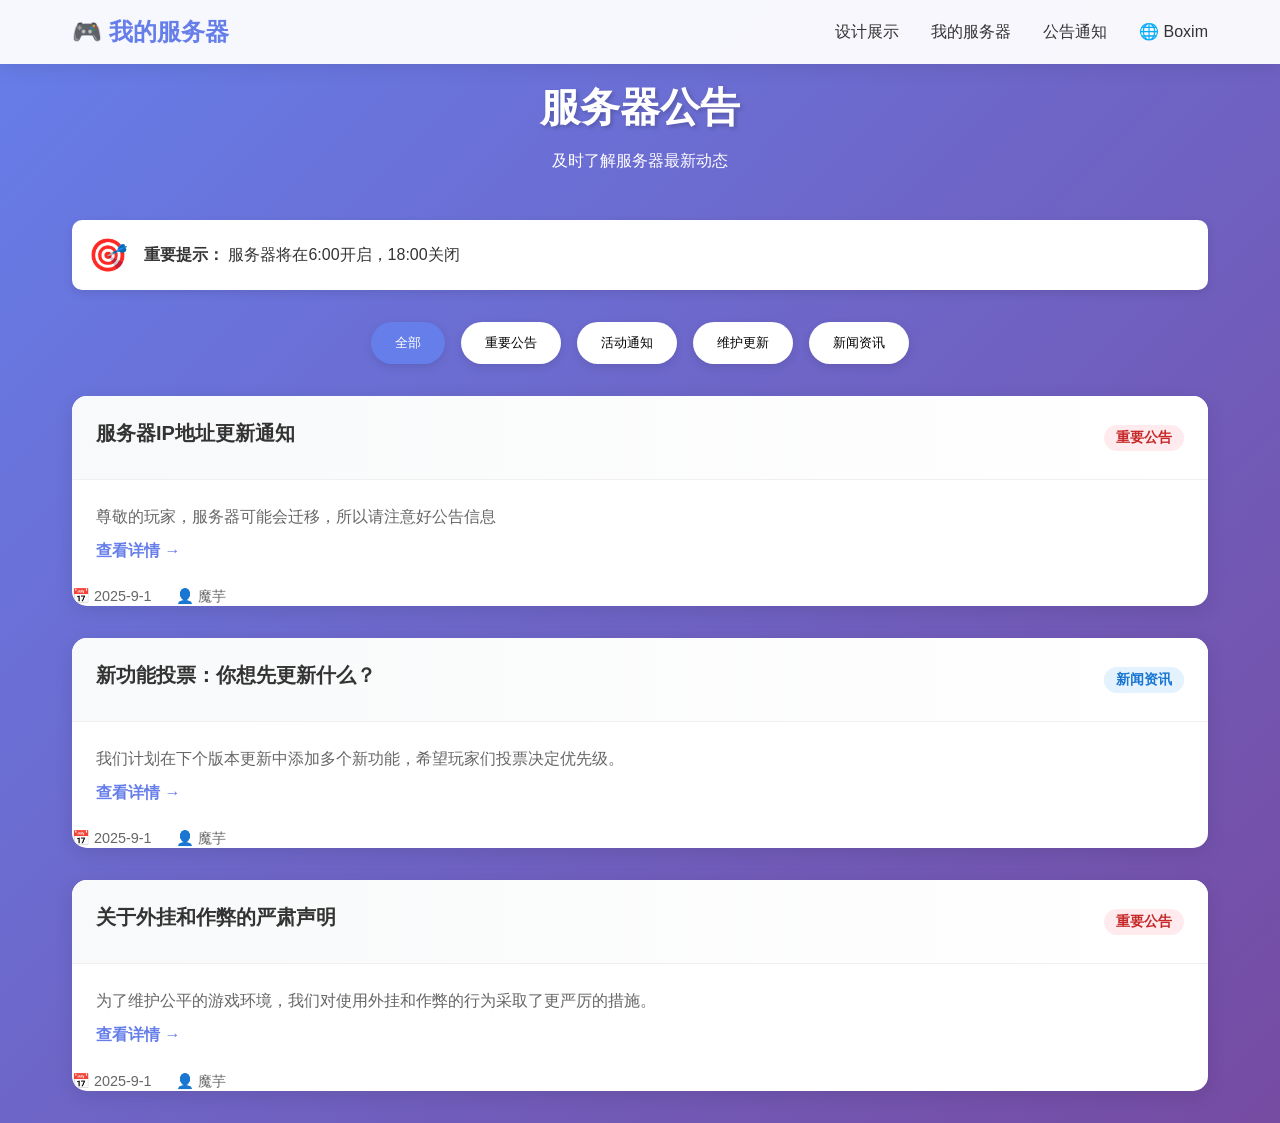
<file: announcements.html>
<!DOCTYPE html>
<html lang="zh-CN">
<head>
    <meta charset="UTF-8">
    <meta name="viewport" content="width=device-width, initial-scale=1.0">
    <title>服务器公告 - Minecraft 服务器</title>
    <style>
        * {
            margin: 0;
            padding: 0;
            box-sizing: border-box;
        }

        body {
            font-family: -apple-system, BlinkMacSystemFont, 'Segoe UI', Roboto, sans-serif;
            background: linear-gradient(135deg, #667eea 0%, #764ba2 100%);
            min-height: 100vh;
            color: #333;
        }

        header {
            background: rgba(255, 255, 255, 0.95);
            backdrop-filter: blur(10px);
            box-shadow: 0 2px 20px rgba(0, 0, 0, 0.1);
            position: fixed;
            width: 100%;
            top: 0;
            z-index: 1000;
        }

        nav {
            max-width: 1200px;
            margin: 0 auto;
            padding: 1rem 2rem;
            display: flex;
            justify-content: space-between;
            align-items: center;
        }

        .logo {
            font-size: 1.5rem;
            font-weight: bold;
            color: #667eea;
            text-decoration: none;
        }

        .nav-links {
            display: flex;
            gap: 2rem;
            list-style: none;
        }

        .nav-links a {
            text-decoration: none;
            color: #333;
            font-weight: 500;
            transition: color 0.3s ease;
            position: relative;
        }

        .nav-links a:hover {
            color: #667eea;
        }

        .nav-links a::after {
            content: '';
            position: absolute;
            bottom: -5px;
            left: 0;
            width: 0;
            height: 2px;
            background: #667eea;
            transition: width 0.3s ease;
        }

        .nav-links a:hover::after {
            width: 100%;
        }

        main {
            max-width: 1200px;
            margin: 5rem auto 2rem;
            padding: 0 2rem;
        }

        .hero {
            text-align: center;
            margin-bottom: 3rem;
            color: white;
        }

        .hero h1 {
            font-size: 2.5rem;
            margin-bottom: 1rem;
            text-shadow: 2px 2px 4px rgba(0, 0, 0, 0.2);
        }

        .filters {
            display: flex;
            justify-content: center;
            gap: 1rem;
            margin-bottom: 2rem;
            flex-wrap: wrap;
        }

        .filter-btn {
            background: white;
            border: none;
            padding: 0.75rem 1.5rem;
            border-radius: 25px;
            cursor: pointer;
            transition: all 0.3s ease;
            font-weight: 500;
            box-shadow: 0 3px 10px rgba(0, 0, 0, 0.1);
        }

        .filter-btn:hover {
            transform: translateY(-2px);
            box-shadow: 0 5px 15px rgba(0, 0, 0, 0.1);
        }

        .filter-btn.active {
            background: #667eea;
            color: white;
        }

        .announcements-container {
            display: grid;
            gap: 2rem;
        }

        .announcement-card {
            background: white;
            border-radius: 15px;
            box-shadow: 0 5px 20px rgba(0, 0, 0, 0.1);
            overflow: hidden;
            transition: all 0.3s ease;
            cursor: pointer;
        }

        .announcement-card:hover {
            transform: translateY(-5px);
            box-shadow: 0 10px 30px rgba(0, 0, 0, 0.15);
        }

        .card-header {
            padding: 1.5rem;
            border-bottom: 1px solid #f0f0f0;
            display: flex;
            justify-content: space-between;
            align-items: center;
            background: linear-gradient(to right, #f8f9fa, #ffffff);
        }

        .type-tag {
            padding: 0.25rem 0.75rem;
            border-radius: 20px;
            font-size: 0.85rem;
            font-weight: 600;
            background: #e3f2fd;
            color: #1976d2;
        }

        .type-tag.important {
            background: #ffebee;
            color: #c62828;
        }

        .type-tag.event {
            background: #e8f5e9;
            color: #2e7d32;
        }

        .type-tag.maintenance {
            background: #fff3e0;
            color: #ef6c00;
        }

        .card-title {
            font-size: 1.25rem;
            font-weight: bold;
            color: #333;
            margin-bottom: 0.5rem;
        }

        .card-meta {
            display: flex;
            align-items: center;
            gap: 1.5rem;
            color: #666;
            font-size: 0.9rem;
        }

        .card-content {
            padding: 1.5rem;
            color: #666;
            line-height: 1.6;
        }

        .read-more {
            color: #667eea;
            font-weight: 600;
            display: inline-flex;
            align-items: center;
            gap: 0.25rem;
            margin-top: 0.5rem;
            transition: gap 0.3s ease;
        }

        .read-more:hover {
            gap: 0.5rem;
        }

        .announcement-details {
            display: none;
            padding: 0 1.5rem 1.5rem;
            background: #f8f9fa;
            border-top: 1px solid #e0e0e0;
        }

        .announcement-details.show {
            display: block;
            animation: slideDown 0.3s ease;
        }

        @keyframes slideDown {
            from {
                opacity: 0;
                transform: translateY(-10px);
            }
            to {
                opacity: 1;
                transform: translateY(0);
            }
        }

        .sticky-notice {
            background: white;
            border-radius: 10px;
            padding: 1rem;
            margin-bottom: 2rem;
            box-shadow: 0 3px 10px rgba(0, 0, 0, 0.1);
            display: flex;
            align-items: center;
            gap: 1rem;
            animation: slideInRight 0.5s ease;
        }

        @keyframes slideInRight {
            from {
                opacity: 0;
                transform: translateX(50px);
            }
            to {
                opacity: 1;
                transform: translateX(0);
            }
        }

        .notice-icon {
            font-size: 2rem;
            animation: bounce 2s ease infinite;
        }

        @keyframes bounce {
            0%, 100% { transform: translateY(0); }
            50% { transform: translateY(-10px); }
        }

        @media (max-width: 768px) {
            .hero h1 {
                font-size: 2rem;
            }
            
            .filters {
                flex-wrap: wrap;
            }
            
            .filter-btn {
                padding: 0.5rem 1rem;
                font-size: 0.9rem;
            }
        }
    </style>
</head>
<body>
    <header>
        <nav>
            <a href="server.html" class="logo">🎮 我的服务器</a>
            <ul class="nav-links">
                <li><a href="designs.html">设计展示</a></li>
                <li><a href="server.html">我的服务器</a></li>
                <li><a href="announcements.html" class="active">公告通知</a></li>
                <li><a href="https://www.boxim.online" target="_blank">🌐 Boxim</a></li>
            </ul>
        </nav>
    </header>

    <main>
        <section class="hero">
            <h1>服务器公告</h1>
            <p>及时了解服务器最新动态</p>
        </section>

        <div class="sticky-notice">
            <span class="notice-icon">🎯</span>
            <div>
                <strong>重要提示：</strong> 服务器将在6:00开启，18:00关闭
            </div>
        </div>

        <div class="filters">
            <button class="filter-btn active" onclick="filterAnnouncements('all')">全部</button>
            <button class="filter-btn" onclick="filterAnnouncements('important')">重要公告</button>
            <button class="filter-btn" onclick="filterAnnouncements('event')">活动通知</button>
            <button class="filter-btn" onclick="filterAnnouncements('maintenance')">维护更新</button>
            <button class="filter-btn" onclick="filterAnnouncements('news')">新闻资讯</button>
        </div>

        <div class="announcements-container">
            <article class="announcement-card" data-type="important" onclick="toggleDetails(this)">
                <div class="card-header">
                    <h3 class="card-title">服务器IP地址更新通知</h3>
                    <span class="type-tag important">重要公告</span>
                </div>
                <div class="card-content">
                    <p>尊敬的玩家，服务器可能会迁移，所以请注意好公告信息</p>
                    <a class="read-more">查看详情 →</a>
                </div>
                <div class="announcement-details">
                    <h4>新服务器IP地址</h4>
                    <p><strong>新地址：</strong> <span style="font-family: monospace; background: #f0f0f0; padding: 0.2rem 0.5rem; border-radius: 4px;">暂未迁移服务器</span></p>
                    <p><strong>旧地址：</strong> 暂未迁移服务器</p>
                    <h4 style="margin-top: 1rem;">更新时间</h4>
                    <p>暂未迁移服务器</p>
                    <h4>注意事项</h4>
                    <ul style="margin-left: 1.5rem; margin-top: 0.5rem;">
                        <li>旧地址将在更新后停用</li>
                        <li>请确保成功连接新地址</li>
                        <li>玩家的数据将无缝迁移</li>
                    </ul>
                    <p style="margin-top: 1rem;">如有问题，可通过盒子im或抖音联系管理员。</p>
                </div>
                <div class="card-meta">
                    <span>📅 2025-9-1</span>
                    <span>👤 魔芋</span>
                </div>
            </article>

            <article class="announcement-card" data-type="news" onclick="toggleDetails(this)">
                <div class="card-header">
                    <h3 class="card-title">新功能投票：你想先更新什么？</h3>
                    <span class="type-tag">新闻资讯</span>
                </div>
                <div class="card-content">
                    <p>我们计划在下个版本更新中添加多个新功能，希望玩家们投票决定优先级。</p>
                    <a class="read-more">查看详情 →</a>
                </div>
                <div class="announcement-details">
                    <h4>候选功能</h4>
                    <p><strong>实用功能</strong><br>
                    1. 更好的物品整理系统<br>
                    2. 自动清理过期建筑<br>
                    3. 更方便的多人房间系统</p>
                    <h4>投票方式</h4>
                    <p>请前往投票专用频道，为你最期待的功能投票。</p>
                    <h4>投票截止</h4>
                    <p>未定</p>
                </div>
                <div class="card-meta">
                    <span>📅 2025-9-1</span>
                    <span>👤 魔芋</span>
                </div>
            </article>

            <article class="announcement-card" data-type="important" onclick="toggleDetails(this)">
                <div class="card-header">
                    <h3 class="card-title">关于外挂和作弊的严肃声明</h3>
                    <span class="type-tag important">重要公告</span>
                </div>
                <div class="card-content">
                    <p>为了维护公平的游戏环境，我们对使用外挂和作弊的行为采取了更严厉的措施。</p>
                    <a class="read-more">查看详情 →</a>
                </div>
                <div class="announcement-details">
                    <h4>违规行为定义</h4>
                    <ul style="margin-left: 1.5rem; margin-top: 0.5rem;">
                        <li>使用任何形式的作弊客户端</li>
                        <li>安装并使用非法模组</li>
                        <li>利用服务器漏洞获取不正当利益</li>
                        <li>与其他玩家共享游戏数据</li>
                    </ul>
                    <h4>处罚措施</h4>
                    <ul style="margin-left: 1.5rem; margin-top: 0.5rem;">
                        <li>首次违规：永久封禁</li>
                        <li>再次违规：永久封禁并公示</li>
                    </ul>
                    <h4>举报方式</h4>
                    <p>如发现违规行为，请通过以下方式举报：<br>
                    • 抖音私信<br>
                    • 向管理员boxim发送截图和证据<br>
                    • 邮箱至 moyug@outlook.com</p>
                </div>
                <div class="card-meta">
                    <span>📅 2025-9-1</span>
                    <span>👤 魔芋</span>
                </div>
            </article>
        </div>
    </main>

    <script>
        function toggleDetails(card) {
            const details = card.querySelector('.announcement-details');
            const isShowing = details.classList.contains('show');
            
            // 关闭所有其他详情
            document.querySelectorAll('.announcement-details').forEach(detail => {
                detail.classList.remove('show');
            });
            
            // 切换当前详情
            if (!isShowing) {
                details.classList.add('show');
            }
        }

        function filterAnnouncements(type) {
            // 更新按钮状态
            document.querySelectorAll('.filter-btn').forEach(btn => {
                btn.classList.remove('active');
            });
            event.target.classList.add('active');
            
            // 显示/隐藏对应类型的公告
            const cards = document.querySelectorAll('.announcement-card');
            cards.forEach(card => {
                if (type === 'all' || card.dataset.type === type) {
                    card.style.display = 'block';
                    setTimeout(() => {
                        card.style.opacity = '1';
                        card.style.transform = 'translateY(0)';
                    }, 10);
                } else {
                    card.style.opacity = '0';
                    card.style.transform = 'translateY(20px)';
                    setTimeout(() => {
                        card.style.display = 'none';
                    }, 300);
                }
            });
        }

        // 添加CSS过渡效果
        document.querySelectorAll('.announcement-card').forEach(card => {
            card.style.transition = 'opacity 0.3s ease, transform 0.3s ease';
        });
    </script>
</body>
</html>
</file>
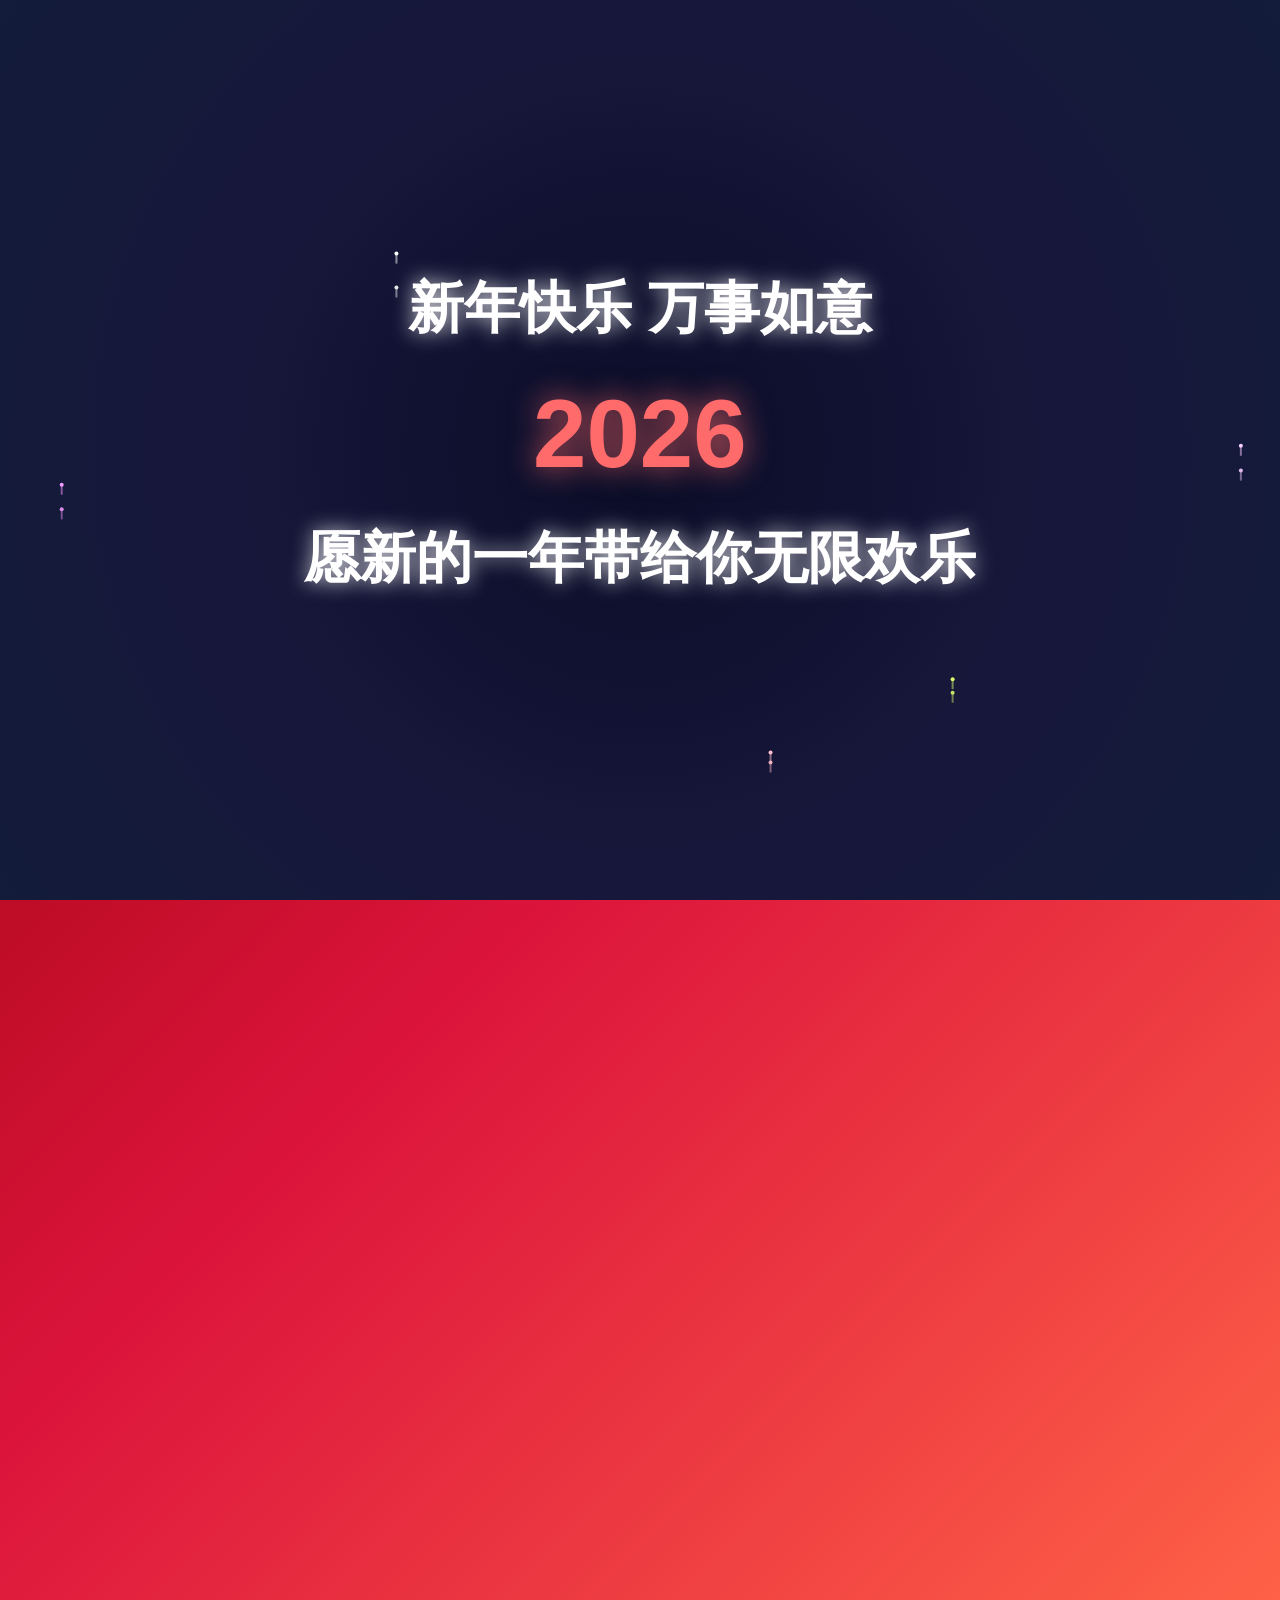
<file: main.html>
<!DOCTYPE html>
<html lang="zh-CN">
<head>
    <meta charset="UTF-8">
    <meta name="viewport" content="width=device-width, initial-scale=1.0">
    <title>2026元旦祝福 - 新年快乐</title>
    <style>
        * {
            margin: 0;
            padding: 0;
            box-sizing: border-box;
        }
        
        /* 响应式设计 */
        @media (max-width: 768px) {
            .blessing-text {
                font-size: 2.5rem;
            }
            
            .year-display {
                font-size: 4rem;
            }
            
            h1 {
                font-size: 2.5rem;
            }
            
            .countdown {
                gap: 1rem;
            }
            
            .countdown-item {
                min-width: 80px;
                padding: 1rem;
            }
            
            .countdown-number {
                font-size: 2rem;
            }
            
            .wishes-container {
                grid-template-columns: 1fr;
            }
            
            .games-container {
                grid-template-columns: repeat(2, 1fr);
            }
            
            .game-container {
                width: 95%;
                height: 90%;
            }
            
            .memory-grid {
                grid-template-columns: repeat(3, 1fr);
            }
            
            .memory-card {
                width: 70px;
                height: 70px;
            }
            
            .puzzle-container {
                grid-template-columns: repeat(3, 80px);
                grid-template-rows: repeat(3, 80px);
            }
            
            .puzzle-piece {
                width: 80px;
                height: 80px;
            }
        }
        
        @media (max-width: 480px) {
            .games-container {
                grid-template-columns: 1fr;
            }
            
            .memory-grid {
                grid-template-columns: repeat(2, 1fr);
            }
            
            .memory-card {
                width: 60px;
                height: 60px;
            }
        }
        
        body {
            font-family: 'Microsoft YaHei', 'Arial', sans-serif;
            background: linear-gradient(135deg, #8B0000 0%, #DC143C 50%, #FF6347 100%);
            overflow-x: hidden;
            position: relative;
            min-height: 100vh;
        }
        
        /* 开场特效样式 */
        .opening-screen {
            position: fixed;
            top: 0;
            left: 0;
            width: 100%;
            height: 100%;
            background: radial-gradient(circle, #0a0e27 0%, #1a1a3e 50%, #16213e 100%);
            z-index: 1000;
            display: flex;
            flex-direction: column;
            justify-content: center;
            align-items: center;
            transition: opacity 2s ease-out;
        }
        
        .opening-screen.hidden {
            opacity: 0;
            pointer-events: none;
        }
        
        .blessing-text {
            font-size: 3.5rem;
            color: #fff;
            text-align: center;
            margin-bottom: 2rem;
            opacity: 0;
            animation: fadeInUp 2s ease-out forwards;
            text-shadow: 0 0 20px rgba(255, 255, 255, 0.8);
            font-weight: bold;
        }
        
        .year-display {
            font-size: 6rem;
            color: #ff6b6b;
            font-weight: bold;
            opacity: 0;
            animation: scaleIn 1.5s ease-out 0.5s forwards;
            text-shadow: 0 0 30px rgba(255, 107, 107, 0.8);
            margin-bottom: 2rem;
        }
        
        .fireworks-canvas {
            position: absolute;
            top: 0;
            left: 0;
            width: 100%;
            height: 100%;
            pointer-events: none;
        }
        
        /* 主页面样式 */
        .main-container {
            position: relative;
            z-index: 10;
            padding: 2rem;
            max-width: 1200px;
            margin: 0 auto;
            opacity: 0;
            transition: opacity 2s ease-in;
        }
        
        .main-container.visible {
            opacity: 1;
        }
        
        header {
            text-align: center;
            margin-bottom: 3rem;
            position: relative;
        }
        
        h1 {
            font-size: 3.5rem;
            color: #fff;
            margin-bottom: 1rem;
            text-shadow: 2px 2px 4px rgba(0, 0, 0, 0.3);
            position: relative;
            display: inline-block;
        }
        
        h1::after {
            content: '';
            position: absolute;
            bottom: -10px;
            left: 50%;
            transform: translateX(-50%);
            width: 80%;
            height: 3px;
            background: linear-gradient(90deg, transparent, #ff6b6b, transparent);
        }
        
        .countdown-container {
            background: rgba(255, 255, 255, 0.1);
            backdrop-filter: blur(10px);
            border-radius: 20px;
            padding: 2rem;
            margin: 2rem 0;
            text-align: center;
            box-shadow: 0 8px 32px rgba(0, 0, 0, 0.1);
            border: 1px solid rgba(255, 255, 255, 0.2);
        }
        
        .countdown-title {
            font-size: 2rem;
            color: #fff;
            margin-bottom: 1.5rem;
        }
        
        .countdown {
            display: flex;
            justify-content: center;
            gap: 2rem;
            flex-wrap: wrap;
        }
        
        .countdown-item {
            background: rgba(255, 255, 255, 0.15);
            border-radius: 15px;
            padding: 1.5rem;
            min-width: 100px;
            transition: transform 0.3s ease, box-shadow 0.3s ease;
        }
        
        .countdown-item:hover {
            transform: translateY(-5px);
            box-shadow: 0 10px 25px rgba(0, 0, 0, 0.2);
        }
        
        .countdown-number {
            font-size: 3rem;
            font-weight: bold;
            color: #ff6b6b;
            display: block;
            margin-bottom: 0.5rem;
        }
        
        .countdown-label {
            font-size: 1rem;
            color: #fff;
        }
        
        .blessing-section {
            background: rgba(255, 255, 255, 0.1);
            backdrop-filter: blur(10px);
            border-radius: 20px;
            padding: 2rem;
            margin: 2rem 0;
            text-align: center;
            box-shadow: 0 8px 32px rgba(0, 0, 0, 0.1);
            border: 1px solid rgba(255, 255, 255, 0.2);
        }
        
        .blessing-title {
            font-size: 2rem;
            color: #fff;
            margin-bottom: 1.5rem;
        }
        
        .blessing-content {
            font-size: 1.2rem;
            color: #fff;
            line-height: 1.8;
            margin-bottom: 1.5rem;
        }
        
        .wishes-container {
            display: grid;
            grid-template-columns: repeat(auto-fit, minmax(250px, 1fr));
            gap: 1.5rem;
            margin: 2rem 0;
        }
        
        .wish-card {
            background: rgba(255, 255, 255, 0.1);
            border-radius: 15px;
            padding: 1.5rem;
            transition: transform 0.3s ease, box-shadow 0.3s ease;
            cursor: pointer;
            border: 1px solid rgba(255, 255, 255, 0.2);
        }
        
        .wish-card:hover {
            transform: translateY(-5px) scale(1.02);
            box-shadow: 0 10px 25px rgba(0, 0, 0, 0.2);
        }
        
        .wish-icon {
            font-size: 2rem;
            margin-bottom: 1rem;
        }
        
        .wish-text {
            color: #fff;
            font-size: 1.1rem;
            line-height: 1.6;
        }
        
        .games-section {
            background: rgba(255, 255, 255, 0.1);
            backdrop-filter: blur(10px);
            border-radius: 20px;
            padding: 2rem;
            margin: 2rem 0;
            box-shadow: 0 8px 32px rgba(0, 0, 0, 0.1);
            border: 1px solid rgba(255, 255, 255, 0.2);
        }
        
        .games-title {
            font-size: 2rem;
            color: #fff;
            margin-bottom: 1.5rem;
            text-align: center;
        }
        
        .games-container {
            display: grid;
            grid-template-columns: repeat(auto-fit, minmax(250px, 1fr));
            gap: 1.5rem;
        }
        
        .game-card {
            background: rgba(255, 255, 255, 0.15);
            border-radius: 15px;
            padding: 1.5rem;
            transition: transform 0.3s ease, box-shadow 0.3s ease;
            cursor: pointer;
            border: 1px solid rgba(255, 255, 255, 0.2);
            text-align: center;
            position: relative;
            overflow: hidden;
        }
        
        .game-card::before {
            content: '';
            position: absolute;
            top: 0;
            left: -100%;
            width: 100%;
            height: 100%;
            background: linear-gradient(90deg, transparent, rgba(255, 255, 255, 0.2), transparent);
            transition: left 0.5s ease;
        }
        
        .game-card:hover::before {
            left: 100%;
        }
        
        .game-card:hover {
            transform: translateY(-5px) scale(1.02);
            box-shadow: 0 10px 25px rgba(0, 0, 0, 0.2);
            background: rgba(255, 255, 255, 0.25);
        }
        
        .game-icon {
            font-size: 3rem;
            margin-bottom: 1rem;
        }
        
        .game-name {
            font-size: 1.3rem;
            font-weight: bold;
            color: #fff;
            margin-bottom: 0.5rem;
        }
        
        .game-description {
            font-size: 0.9rem;
            color: rgba(255, 255, 255, 0.8);
            line-height: 1.4;
        }
        
        .floating-lanterns {
            position: fixed;
            top: 0;
            left: 0;
            width: 100%;
            height: 100%;
            pointer-events: none;
            z-index: 1;
        }
        
        .lantern {
            position: absolute;
            width: 40px;
            height: 50px;
            background: radial-gradient(circle, #ff6b6b, #ff8e53);
            border-radius: 50% 50% 50% 50% / 60% 60% 40% 40%;
            opacity: 0.8;
            animation: float 15s infinite ease-in-out;
        }
        
        .lantern::before {
            content: '';
            position: absolute;
            top: -10px;
            left: 50%;
            transform: translateX(-50%);
            width: 20px;
            height: 10px;
            background: #ff8e53;
            border-radius: 50%;
        }
        
        .lantern::after {
            content: '';
            position: absolute;
            bottom: -10px;
            left: 50%;
            transform: translateX(-50%);
            width: 2px;
            height: 20px;
            background: #ff8e53;
        }
        
        .music-control {
            position: fixed;
            bottom: 20px;
            right: 20px;
            background: rgba(255, 255, 255, 0.2);
            backdrop-filter: blur(10px);
            border-radius: 50%;
            width: 60px;
            height: 60px;
            display: flex;
            justify-content: center;
            align-items: center;
            cursor: pointer;
            z-index: 100;
            transition: transform 0.3s ease, background 0.3s ease;
            border: 1px solid rgba(255, 255, 255, 0.3);
        }
        
        .music-control:hover {
            transform: scale(1.1);
            background: rgba(255, 255, 255, 0.3);
        }
        
        .music-icon {
            font-size: 1.5rem;
            color: #fff;
        }
        
        .click-effect {
            position: fixed;
            pointer-events: none;
            z-index: 999;
            width: 30px;
            height: 30px;
            border-radius: 50%;
            background: radial-gradient(circle, rgba(255, 107, 107, 0.8), transparent);
            animation: clickRipple 0.6s ease-out;
        }
        
        /* 动画定义 */
        @keyframes fadeInUp {
            from {
                opacity: 0;
                transform: translateY(50px);
            }
            to {
                opacity: 1;
                transform: translateY(0);
            }
        }
        
        @keyframes scaleIn {
            from {
                opacity: 0;
                transform: scale(0.5);
            }
            to {
                opacity: 1;
                transform: scale(1);
            }
        }
        
        @keyframes float {
            0%, 100% {
                transform: translateY(100vh) translateX(0) rotate(-5deg);
            }
            25% {
                transform: translateY(75vh) translateX(20px) rotate(5deg);
            }
            50% {
                transform: translateY(50vh) translateX(-20px) rotate(-3deg);
            }
            75% {
                transform: translateY(25vh) translateX(10px) rotate(3deg);
            }
        }
        
        @keyframes slideInRight {
            from {
                opacity: 0;
                transform: translateX(50px);
            }
            to {
                opacity: 1;
                transform: translateX(0);
            }
        }
        
        @keyframes clickRipple {
            from {
                width: 0;
                height: 0;
                opacity: 1;
            }
            to {
                width: 100px;
                height: 100px;
                opacity: 0;
            }
        }
        
        /* 游戏页面样式 */
        .game-page {
            position: fixed;
            top: 0;
            left: 0;
            width: 100%;
            height: 100%;
            background: rgba(0, 0, 0, 0.8);
            z-index: 1000;
            display: flex;
            justify-content: center;
            align-items: center;
        }
        
        .game-container {
            background: linear-gradient(135deg, #8B0000 0%, #DC143C 50%, #FF6347 100%);
            border-radius: 20px;
            width: 90%;
            max-width: 900px;
            height: 80%;
            max-height: 700px;
            display: flex;
            flex-direction: column;
            box-shadow: 0 10px 30px rgba(0, 0, 0, 0.5);
            overflow: hidden;
        }
        
        .game-header {
            display: flex;
            justify-content: space-between;
            align-items: center;
            padding: 1rem 2rem;
            background: rgba(0, 0, 0, 0.2);
        }
        
        .game-title {
            color: #fff;
            font-size: 1.8rem;
            margin: 0;
        }
        
        .close-button {
            background: none;
            border: none;
            color: #fff;
            font-size: 1.5rem;
            cursor: pointer;
            padding: 0.5rem;
            border-radius: 50%;
            transition: background 0.3s ease;
        }
        
        .close-button:hover {
            background: rgba(255, 255, 255, 0.2);
        }
        
        .game-content {
            flex: 1;
            padding: 2rem;
            overflow-y: auto;
            display: flex;
            flex-direction: column;
            align-items: center;
        }
        
        /* 记忆翻牌游戏样式 */
        .memory-game {
            display: flex;
            flex-direction: column;
            align-items: center;
            width: 100%;
        }
        
        .memory-grid {
            display: grid;
            grid-template-columns: repeat(4, 1fr);
            gap: 1rem;
            margin-bottom: 2rem;
        }
        
        .memory-card {
            width: 80px;
            height: 80px;
            perspective: 1000px;
            cursor: pointer;
        }
        
        .card-inner {
            position: relative;
            width: 100%;
            height: 100%;
            transform-style: preserve-3d;
            transition: transform 0.6s;
        }
        
        .memory-card.flipped .card-inner {
            transform: rotateY(180deg);
        }
        
        .card-front, .card-back {
            position: absolute;
            width: 100%;
            height: 100%;
            backface-visibility: hidden;
            display: flex;
            justify-content: center;
            align-items: center;
            border-radius: 10px;
            font-size: 2rem;
            box-shadow: 0 4px 8px rgba(0, 0, 0, 0.2);
        }
        
        .card-front {
            background: linear-gradient(45deg, #ff6b6b, #ff8e53);
            color: white;
        }
        
        .card-back {
            background: rgba(255, 255, 255, 0.9);
            transform: rotateY(180deg);
        }
        
        .memory-card.matched .card-inner {
            transform: rotateY(180deg);
            box-shadow: 0 0 10px rgba(76, 175, 80, 0.8);
        }
        
        /* 拼图游戏样式 */
        .puzzle-game {
            display: flex;
            flex-direction: column;
            align-items: center;
            width: 100%;
        }
        
        .puzzle-container {
            display: grid;
            grid-template-columns: repeat(3, 100px);
            grid-template-rows: repeat(3, 100px);
            gap: 2px;
            background: rgba(0, 0, 0, 0.3);
            padding: 2px;
            border-radius: 10px;
            margin-bottom: 2rem;
        }
        
        .puzzle-piece {
            width: 100px;
            height: 100px;
            border-radius: 5px;
            cursor: pointer;
            transition: transform 0.3s ease;
        }
        
        .puzzle-piece:hover {
            transform: scale(1.05);
        }
        
        .puzzle-piece.empty {
            background: transparent !important;
            border: 2px dashed rgba(255, 255, 255, 0.5) !important;
            cursor: default;
        }
        
        .puzzle-piece.empty:hover {
            transform: none;
        }
        
        /* 问答游戏样式 */
        .quiz-game {
            display: flex;
            flex-direction: column;
            align-items: center;
            width: 100%;
        }
        
        .question-container {
            width: 100%;
            max-width: 600px;
            margin-bottom: 2rem;
        }
        
        .question {
            font-size: 1.5rem;
            color: #fff;
            text-align: center;
            margin-bottom: 2rem;
        }
        
        .options {
            display: flex;
            flex-direction: column;
            gap: 1rem;
        }
        
        .option-button {
            padding: 1rem;
            background: rgba(255, 255, 255, 0.2);
            border: 1px solid rgba(255, 255, 255, 0.3);
            border-radius: 10px;
            color: #fff;
            font-size: 1.1rem;
            cursor: pointer;
            transition: background 0.3s ease;
        }
        
        .option-button:hover {
            background: rgba(255, 255, 255, 0.3);
        }
        
        /* 烟花游戏样式 */
        .fireworks-game {
            display: flex;
            flex-direction: column;
            align-items: center;
            width: 100%;
        }
        
        .fireworks-game-canvas {
            border: 2px solid rgba(255, 255, 255, 0.3);
            border-radius: 10px;
            cursor: crosshair;
            margin-bottom: 1rem;
        }
        
        .fireworks-info {
            display: flex;
            flex-direction: column;
            align-items: center;
            gap: 1rem;
        }
        
        .instruction {
            color: #fff;
            font-size: 1.2rem;
        }
        
        .clear-button {
            padding: 0.8rem 1.5rem;
            background: rgba(255, 255, 255, 0.2);
            border: 1px solid rgba(255, 255, 255, 0.3);
            border-radius: 10px;
            color: #fff;
            font-size: 1rem;
            cursor: pointer;
            transition: background 0.3s ease;
        }
        
        .clear-button:hover {
            background: rgba(255, 255, 255, 0.3);
        }
        
        /* 游戏信息样式 */
        .game-info {
            display: flex;
            justify-content: space-between;
            align-items: center;
            width: 100%;
            max-width: 400px;
            color: #fff;
            font-size: 1.2rem;
        }
        
        .quiz-info {
            display: flex;
            justify-content: space-between;
            align-items: center;
            width: 100%;
            max-width: 400px;
            color: #fff;
            font-size: 1.2rem;
        }
        
        .restart-button {
            padding: 0.8rem 1.5rem;
            background: rgba(255, 255, 255, 0.2);
            border: 1px solid rgba(255, 255, 255, 0.3);
            border-radius: 10px;
            color: #fff;
            font-size: 1rem;
            cursor: pointer;
            transition: background 0.3s ease;
        }
        
        .restart-button:hover {
            background: rgba(255, 255, 255, 0.3);
        }
        
        /* 结果弹窗样式 */
        .result-modal {
            position: fixed;
            top: 0;
            left: 0;
            width: 100%;
            height: 100%;
            background: rgba(0, 0, 0, 0.7);
            z-index: 2000;
            display: flex;
            justify-content: center;
            align-items: center;
        }
        
        .result-content {
            background: linear-gradient(135deg, #8B0000 0%, #DC143C 50%, #FF6347 100%);
            border-radius: 20px;
            padding: 2rem;
            text-align: center;
            box-shadow: 0 10px 30px rgba(0, 0, 0, 0.5);
            max-width: 400px;
        }
        
        .result-content h3 {
            color: #fff;
            font-size: 1.8rem;
            margin-bottom: 1rem;
        }
        
        .result-content p {
            color: #fff;
            font-size: 1.2rem;
            margin-bottom: 1.5rem;
        }
        
        .result-button {
            padding: 0.8rem 2rem;
            background: rgba(255, 255, 255, 0.2);
            border: 1px solid rgba(255, 255, 255, 0.3);
            border-radius: 10px;
            color: #fff;
            font-size: 1rem;
            cursor: pointer;
            transition: background 0.3s ease;
        }
        
        .result-button:hover {
            background: rgba(255, 255, 255, 0.3);
        }
    </style>
</head>
<body>
    <!-- 开场特效屏幕 -->
    <div class="opening-screen" id="openingScreen">
        <canvas class="fireworks-canvas" id="fireworksCanvas"></canvas>
        <div class="blessing-text">新年快乐 万事如意</div>
        <div class="year-display">2026</div>
        <div class="blessing-text">愿新的一年带给你无限欢乐</div>
    </div>
    
    <!-- 漂浮的灯笼装饰 -->
    <div class="floating-lanterns" id="floatingLanterns"></div>
    
    <!-- 主页面内容 -->
    <div class="main-container" id="mainContainer">
        <header>
            <h1>🎊 2026元旦祝福 🎊</h1>
        </header>
        
        <section class="countdown-container">
            <h2 class="countdown-title">距离2026年元旦还有</h2>
            <div class="countdown" id="countdown">
                <div class="countdown-item">
                    <span class="countdown-number" id="days">00</span>
                    <span class="countdown-label">天</span>
                </div>
                <div class="countdown-item">
                    <span class="countdown-number" id="hours">00</span>
                    <span class="countdown-label">小时</span>
                </div>
                <div class="countdown-item">
                    <span class="countdown-number" id="minutes">00</span>
                    <span class="countdown-label">分钟</span>
                </div>
                <div class="countdown-item">
                    <span class="countdown-number" id="seconds">00</span>
                    <span class="countdown-label">秒</span>
                </div>
            </div>
        </section>
        
        <section class="blessing-section">
            <h2 class="blessing-title">新年祝福</h2>
            <div class="blessing-content">
                亲爱的同学们，新的一年即将到来，愿大家在新的一年里学业进步，身体健康，心想事成！
                愿2026年带给大家更多的欢笑、成功和美好的回忆！
            </div>
        </section>
        
        <section class="wishes-container">
            <div class="wish-card">
                <div class="wish-icon">📚</div>
                <div class="wish-text">学业有成，金榜题名</div>
            </div>
            <div class="wish-card">
                <div class="wish-icon">🏃</div>
                <div class="wish-text">身体健康，活力四射</div>
            </div>
            <div class="wish-card">
                <div class="wish-icon">😊</div>
                <div class="wish-text">快乐常伴，笑容常在</div>
            </div>
            <div class="wish-card">
                <div class="wish-icon">🎯</div>
                <div class="wish-text">目标达成，梦想成真</div>
            </div>
            <div class="wish-card">
                <div class="wish-icon">💰</div>
                <div class="wish-text">财源广进，富贵吉祥</div>
            </div>
            <div class="wish-card">
                <div class="wish-icon">❤️</div>
                <div class="wish-text">爱情甜蜜，友情长存</div>
            </div>
        </section>
        
        <section class="games-section">
            <h2 class="games-title">新年小游戏</h2>
            <div class="games-container">
                <div class="game-card" data-game="memory">
                    <div class="game-icon">🧩</div>
                    <div class="game-name">记忆翻牌</div>
                    <div class="game-description">测试你的记忆力，找出相同的卡片</div>
                </div>
                <div class="game-card" data-game="puzzle">
                    <div class="game-icon">🎯</div>
                    <div class="game-name">拼图游戏</div>
                    <div class="game-description">完成美丽的元旦拼图</div>
                </div>
                <div class="game-card" data-game="quiz">
                    <div class="game-icon">🎮</div>
                    <div class="game-name">新年问答</div>
                    <div class="game-description">关于新年知识的趣味问答</div>
                </div>
                <div class="game-card" data-game="fireworks">
                    <div class="game-icon">🎆</div>
                    <div class="game-name">烟花绽放</div>
                    <div class="game-description">点击创造属于你的烟花秀</div>
                </div>
            </div>
        </section>
    </div>
    
    <!-- 音乐控制按钮 -->
    <div class="music-control" id="musicControl">
        <div class="music-icon" id="musicIcon">🎵</div>
    </div>
    
    <script>
        // 烟花效果
        class Firework {
            constructor(canvas, ctx) {
                this.canvas = canvas;
                this.ctx = ctx;
                this.x = Math.random() * canvas.width;
                this.y = canvas.height;
                this.targetY = Math.random() * canvas.height * 0.5;
                this.speed = 2 + Math.random() * 3;
                this.acceleration = 1.05;
                this.hue = Math.random() * 360;
                this.brightness = Math.random() * 30 + 70;
                this.alpha = 1;
                this.decay = Math.random() * 0.02 + 0.005;
                this.exploded = false;
                this.particles = [];
            }
            
            update() {
                if (!this.exploded) {
                    this.speed *= this.acceleration;
                    this.y -= this.speed;
                    
                    if (this.y <= this.targetY || this.speed <= 0) {
                        this.explode();
                    }
                } else {
                    this.particles.forEach((particle, index) => {
                        particle.update();
                        if (particle.alpha <= 0) {
                            this.particles.splice(index, 1);
                        }
                    });
                }
                
                return this.exploded && this.particles.length === 0;
            }
            
            explode() {
                this.exploded = true;
                const particleCount = 30 + Math.random() * 20;
                
                for (let i = 0; i < particleCount; i++) {
                    const angle = (Math.PI * 2 / particleCount) * i;
                    const velocity = 1 + Math.random() * 6;
                    this.particles.push(new Particle(
                        this.x,
                        this.y,
                        Math.cos(angle) * velocity,
                        Math.sin(angle) * velocity,
                        this.hue + Math.random() * 30 - 15,
                        this.brightness,
                        this.ctx
                    ));
                }
            }
            
            draw() {
                if (!this.exploded) {
                    this.ctx.beginPath();
                    this.ctx.arc(this.x, this.y, 2, 0, Math.PI * 2);
                    this.ctx.fillStyle = `hsla(${this.hue}, 100%, ${this.brightness}%, ${this.alpha})`;
                    this.ctx.fill();
                    
                    // 尾迹效果
                    this.ctx.beginPath();
                    this.ctx.moveTo(this.x, this.y);
                    this.ctx.lineTo(this.x, this.y + 10);
                    this.ctx.strokeStyle = `hsla(${this.hue}, 100%, ${this.brightness}%, ${this.alpha * 0.5})`;
                    this.ctx.lineWidth = 2;
                    this.ctx.stroke();
                } else {
                    this.particles.forEach(particle => particle.draw());
                }
            }
        }
        
        class Particle {
            constructor(x, y, vx, vy, hue, brightness, ctx) {
                this.x = x;
                this.y = y;
                this.vx = vx;
                this.vy = vy;
                this.hue = hue;
                this.brightness = brightness;
                this.alpha = 1;
                this.decay = Math.random() * 0.02 + 0.01;
                this.ctx = ctx;
                this.gravity = 0.05;
            }
            
            update() {
                this.vx *= 0.99;
                this.vy *= 0.99;
                this.vy += this.gravity;
                this.x += this.vx;
                this.y += this.vy;
                this.alpha -= this.decay;
            }
            
            draw() {
                this.ctx.beginPath();
                this.ctx.arc(this.x, this.y, 2, 0, Math.PI * 2);
                this.ctx.fillStyle = `hsla(${this.hue}, 100%, ${this.brightness}%, ${this.alpha})`;
                this.ctx.fill();
            }
        }
        
        // 初始化烟花动画
        function initFireworks() {
            const canvas = document.getElementById('fireworksCanvas');
            const ctx = canvas.getContext('2d');
            canvas.width = window.innerWidth;
            canvas.height = window.innerHeight;
            
            const fireworks = [];
            let animationId;
            
            function animate() {
                ctx.fillStyle = 'rgba(10, 14, 39, 0.1)';
                ctx.fillRect(0, 0, canvas.width, canvas.height);
                
                if (Math.random() < 0.08) {
                    fireworks.push(new Firework(canvas, ctx));
                }
                
                for (let i = fireworks.length - 1; i >= 0; i--) {
                    if (fireworks[i].update()) {
                        fireworks.splice(i, 1);
                    } else {
                        fireworks[i].draw();
                    }
                }
                
                animationId = requestAnimationFrame(animate);
            }
            
            animate();
            
            // 5秒后停止烟花动画并显示主页面
            setTimeout(() => {
                cancelAnimationFrame(animationId);
                document.getElementById('openingScreen').classList.add('hidden');
                document.getElementById('mainContainer').classList.add('visible');
            }, 8000);
        }
        
        // 倒计时功能
        function updateCountdown() {
            const now = new Date();
            const currentYear = now.getFullYear();
            const newYear = new Date(currentYear + 1, 0, 1); // 下一年的1月1日
            
            // 如果当前是1月1日之后，则计算到下一年的元旦
            if (now.getMonth() === 0 && now.getDate() === 1) {
                newYear.setFullYear(currentYear + 1);
            }
            
            const diff = newYear - now;
            
            const days = Math.floor(diff / (1000 * 60 * 60 * 24));
            const hours = Math.floor((diff % (1000 * 60 * 60 * 24)) / (1000 * 60 * 60));
            const minutes = Math.floor((diff % (1000 * 60 * 60)) / (1000 * 60));
            const seconds = Math.floor((diff % (1000 * 60)) / 1000);
            
            document.getElementById('days').textContent = String(days).padStart(2, '0');
            document.getElementById('hours').textContent = String(hours).padStart(2, '0');
            document.getElementById('minutes').textContent = String(minutes).padStart(2, '0');
            document.getElementById('seconds').textContent = String(seconds).padStart(2, '0');
        }
        
        // 创建漂浮灯笼
        function createFloatingLanterns() {
            const container = document.getElementById('floatingLanterns');
            const lanternCount = 6;
            
            for (let i = 0; i < lanternCount; i++) {
                const lantern = document.createElement('div');
                lantern.className = 'lantern';
                lantern.style.left = Math.random() * 100 + '%';
                lantern.style.animationDelay = Math.random() * 15 + 's';
                lantern.style.animationDuration = (15 + Math.random() * 10) + 's';
                container.appendChild(lantern);
            }
        }
        
        // 游戏卡片点击功能
        function initGameCards() {
            const gameCards = document.querySelectorAll('.game-card');
            
            gameCards.forEach(card => {
                card.addEventListener('click', () => {
                    const gameType = card.getAttribute('data-game');
                    openGamePage(gameType);
                });
            });
        }
        
        // 打开游戏页面
        function openGamePage(gameType) {
            // 创建游戏页面
            const gamePage = document.createElement('div');
            gamePage.className = 'game-page';
            gamePage.innerHTML = `
                <div class="game-container">
                    <div class="game-header">
                        <h2 class="game-title">${getGameTitle(gameType)}</h2>
                        <button class="close-button" id="closeGame">✕</button>
                    </div>
                    <div class="game-content" id="gameContent">
                        ${getGameContent(gameType)}
                    </div>
                </div>
            `;
            
            document.body.appendChild(gamePage);
            
            // 添加关闭按钮事件
            document.getElementById('closeGame').addEventListener('click', () => {
                document.body.removeChild(gamePage);
            });
            
            // 初始化游戏
            initSpecificGame(gameType);
        }
        
        // 获取游戏标题
        function getGameTitle(gameType) {
            const titles = {
                memory: '记忆翻牌',
                puzzle: '拼图游戏',
                quiz: '新年问答',
                fireworks: '烟花绽放'
            };
            return titles[gameType] || '游戏';
        }
        
        // 获取游戏内容
        function getGameContent(gameType) {
            const contents = {
                memory: `
                    <div class="memory-game" id="memoryGame">
                        <div class="memory-grid" id="memoryGrid">
                            <!-- 卡片将通过JavaScript动态生成 -->
                        </div>
                        <div class="game-info">
                            <div class="moves">步数: <span id="moves">0</span></div>
                            <button class="restart-button" id="restartMemory">重新开始</button>
                        </div>
                    </div>
                `,
                puzzle: `
                    <div class="puzzle-game" id="puzzleGame">
                        <div class="puzzle-container" id="puzzleContainer">
                            <!-- 拼图将通过JavaScript动态生成 -->
                        </div>
                        <div class="game-info">
                            <div class="timer">时间: <span id="timer">00:00</span></div>
                            <button class="restart-button" id="restartPuzzle">重新开始</button>
                        </div>
                    </div>
                `,
                quiz: `
                    <div class="quiz-game" id="quizGame">
                        <div class="question-container" id="questionContainer">
                            <div class="question" id="question">问题将在这里显示</div>
                            <div class="options" id="options">
                                <!-- 选项将通过JavaScript动态生成 -->
                            </div>
                        </div>
                        <div class="quiz-info">
                            <div class="score">得分: <span id="score">0</span></div>
                            <button class="restart-button" id="restartQuiz">重新开始</button>
                        </div>
                    </div>
                `,
                fireworks: `
                    <div class="fireworks-game" id="fireworksGame">
                        <canvas class="fireworks-game-canvas" id="fireworksGameCanvas"></canvas>
                        <div class="fireworks-info">
                            <div class="instruction">点击屏幕创造烟花！</div>
                            <button class="clear-button" id="clearFireworks">清空烟花</button>
                        </div>
                    </div>
                `
            };
            return contents[gameType] || '<p>游戏加载中...</p>';
        }
        
        // 初始化特定游戏
        function initSpecificGame(gameType) {
            switch (gameType) {
                case 'memory':
                    initMemoryGame();
                    break;
                case 'puzzle':
                    initPuzzleGame();
                    break;
                case 'quiz':
                    initQuizGame();
                    break;
                case 'fireworks':
                    initFireworksGame();
                    break;
            }
        }
        
        // 记忆翻牌游戏
        function initMemoryGame() {
            const emojis = ['🎊', '🎆', '🎇', '✨', '🎉', '🎁', '🧧', '🏮'];
            const cards = [...emojis, ...emojis];
            const memoryGrid = document.getElementById('memoryGrid');
            const movesDisplay = document.getElementById('moves');
            let moves = 0;
            let flippedCards = [];
            let matchedPairs = 0;
            
            // 洗牌
            cards.sort(() => Math.random() - 0.5);
            
            // 创建卡片
            cards.forEach((emoji, index) => {
                const card = document.createElement('div');
                card.className = 'memory-card';
                card.dataset.emoji = emoji;
                card.dataset.index = index;
                card.innerHTML = '<div class="card-inner"><div class="card-front">?</div><div class="card-back">' + emoji + '</div></div>';
                
                card.addEventListener('click', () => {
                    if (flippedCards.length < 2 && !card.classList.contains('flipped') && !card.classList.contains('matched')) {
                        card.classList.add('flipped');
                        flippedCards.push(card);
                        
                        if (flippedCards.length === 2) {
                            moves++;
                            movesDisplay.textContent = moves;
                            
                            setTimeout(() => {
                                if (flippedCards[0].dataset.emoji === flippedCards[1].dataset.emoji) {
                                    flippedCards[0].classList.add('matched');
                                    flippedCards[1].classList.add('matched');
                                    matchedPairs++;
                                    
                                    if (matchedPairs === emojis.length) {
                                        setTimeout(() => {
                                            showGameResult('记忆翻牌', `恭喜完成！共用了 ${moves} 步`);
                                        }, 500);
                                    }
                                } else {
                                    flippedCards[0].classList.remove('flipped');
                                    flippedCards[1].classList.remove('flipped');
                                }
                                flippedCards = [];
                            }, 1000);
                        }
                    }
                });
                
                memoryGrid.appendChild(card);
            });
            
            // 重新开始按钮
            document.getElementById('restartMemory').addEventListener('click', () => {
                memoryGrid.innerHTML = '';
                moves = 0;
                movesDisplay.textContent = moves;
                flippedCards = [];
                matchedPairs = 0;
                initMemoryGame();
            });
        }
        
        // 拼图游戏
        function initPuzzleGame() {
            const puzzleContainer = document.getElementById('puzzleContainer');
            const timerDisplay = document.getElementById('timer');
            let seconds = 0;
            let timerInterval;
            let gridSize = 3;
            let pieces = [];
            let emptyIndex = gridSize * gridSize - 1; // 空白块位置
            let isGameWon = false;
            
            // 创建拼图块
            const imageUrl = 'https://picsum.photos/seed/newyear2026/300/300.jpg';
            
            // 启动计时器
            timerInterval = setInterval(() => {
                if (!isGameWon) {
                    seconds++;
                    const minutes = Math.floor(seconds / 60);
                    const secs = seconds % 60;
                    timerDisplay.textContent = `${minutes.toString().padStart(2, '0')}:${secs.toString().padStart(2, '0')}`;
                }
            }, 1000);
            
            // 初始化拼图
            function initPuzzle() {
                puzzleContainer.innerHTML = '';
                pieces = [];
                isGameWon = false;
                
                // 创建拼图块数组
                for (let i = 0; i < gridSize * gridSize; i++) {
                    const piece = document.createElement('div');
                    piece.className = 'puzzle-piece';
                    piece.dataset.index = i;
                    piece.dataset.currentPos = i;
                    
                    if (i === emptyIndex) {
                        // 最后一块是空白块
                        piece.classList.add('empty');
                        piece.style.background = 'transparent';
                        piece.style.border = '2px dashed rgba(255, 255, 255, 0.3)';
                    } else {
                        piece.style.backgroundImage = `url(${imageUrl})`;
                        piece.style.backgroundSize = `${gridSize * 100}px ${gridSize * 100}px`;
                        
                        const row = Math.floor(i / gridSize);
                        const col = i % gridSize;
                        piece.style.backgroundPosition = `-${col * 100}px -${row * 100}px`;
                    }
                    
                    piece.addEventListener('click', () => {
                        if (!isGameWon) {
                            movePiece(i);
                        }
                    });
                    
                    pieces.push(piece);
                    puzzleContainer.appendChild(piece);
                }
                
                // 打乱拼图
                shufflePuzzle();
            }
            
            // 打乱拼图
            function shufflePuzzle() {
                // 进行多次随机移动来打乱拼图
                const shuffleMoves = 100;
                for (let i = 0; i < shuffleMoves; i++) {
                    const validMoves = getValidMoves();
                    if (validMoves.length > 0) {
                        const randomMove = validMoves[Math.floor(Math.random() * validMoves.length)];
                        swapPieces(randomMove, emptyIndex, false);
                    }
                }
                seconds = 0;
                timerDisplay.textContent = '00:00';
            }
            
            // 获取可以移动的块
            function getValidMoves() {
                const validMoves = [];
                const emptyRow = Math.floor(emptyIndex / gridSize);
                const emptyCol = emptyIndex % gridSize;
                
                // 检查上方
                if (emptyRow > 0) {
                    validMoves.push(emptyIndex - gridSize);
                }
                // 检查下方
                if (emptyRow < gridSize - 1) {
                    validMoves.push(emptyIndex + gridSize);
                }
                // 检查左侧
                if (emptyCol > 0) {
                    validMoves.push(emptyIndex - 1);
                }
                // 检查右侧
                if (emptyCol < gridSize - 1) {
                    validMoves.push(emptyIndex + 1);
                }
                
                return validMoves;
            }
            
            // 移动拼图块
            function movePiece(index) {
                const validMoves = getValidMoves();
                if (validMoves.includes(index)) {
                    swapPieces(index, emptyIndex, true);
                }
            }
            
            // 交换拼图块
            function swapPieces(index1, index2, updateEmpty = true) {
                const piece1 = pieces[index1];
                const piece2 = pieces[index2];
                
                // 交换DOM位置
                const temp = document.createElement('div');
                puzzleContainer.insertBefore(temp, piece1);
                puzzleContainer.insertBefore(piece1, piece2);
                puzzleContainer.insertBefore(piece2, temp);
                puzzleContainer.removeChild(temp);
                
                // 交换数组中的位置
                pieces[index1] = piece2;
                pieces[index2] = piece1;
                
                // 更新当前位置
                const tempPos = piece1.dataset.currentPos;
                piece1.dataset.currentPos = piece2.dataset.currentPos;
                piece2.dataset.currentPos = tempPos;
                
                // 更新空白块位置
                if (updateEmpty) {
                    emptyIndex = index1;
                    
                    // 检查是否完成
                    if (checkWin()) {
                        isGameWon = true;
                        clearInterval(timerInterval);
                        setTimeout(() => {
                            showGameResult('拼图游戏', `恭喜完成！用时 ${timerDisplay.textContent}`);
                        }, 500);
                    }
                }
            }
            
            // 检查是否完成
            function checkWin() {
                for (let i = 0; i < pieces.length; i++) {
                    if (pieces[i].dataset.index !== pieces[i].dataset.currentPos) {
                        return false;
                    }
                }
                return true;
            }
            
            // 初始化拼图
            initPuzzle();
            
            // 重新开始按钮
            document.getElementById('restartPuzzle').addEventListener('click', () => {
                clearInterval(timerInterval);
                seconds = 0;
                timerDisplay.textContent = '00:00';
                initPuzzle();
                timerInterval = setInterval(() => {
                    if (!isGameWon) {
                        seconds++;
                        const minutes = Math.floor(seconds / 60);
                        const secs = seconds % 60;
                        timerDisplay.textContent = `${minutes.toString().padStart(2, '0')}:${secs.toString().padStart(2, '0')}`;
                    }
                }, 1000);
            });
        }
        
        // 问答游戏
        function initQuizGame() {
            const questions = [
                {
                    question: '元旦是哪一天？',
                    options: ['1月1日', '2月1日', '3月1日', '12月1日'],
                    correct: 0
                },
                {
                    question: '2026年是哪个生肖年？',
                    options: ['龙年', '蛇年', '马年', '羊年'],
                    correct: 1
                },
                {
                    question: '中国传统新年是哪个节日？',
                    options: ['元旦', '元宵节', '春节', '中秋节'],
                    correct: 2
                },
                {
                    question: '以下哪个不是新年习俗？',
                    options: ['放鞭炮', '贴春联', '吃月饼', '发红包'],
                    correct: 2
                },
                {
                    question: '新年祝福语"恭喜发财"主要流行于哪里？',
                    options: ['北京', '上海', '广东', '四川'],
                    correct: 2
                }
            ];
            
            const questionElement = document.getElementById('question');
            const optionsElement = document.getElementById('options');
            const scoreDisplay = document.getElementById('score');
            
            let currentQuestion = 0;
            let score = 0;
            
            function showQuestion() {
                if (currentQuestion >= questions.length) {
                    showGameResult('新年问答', `恭喜完成！得分: ${score}/${questions.length}`);
                    return;
                }
                
                const question = questions[currentQuestion];
                questionElement.textContent = question.question;
                optionsElement.innerHTML = '';
                
                question.options.forEach((option, index) => {
                    const button = document.createElement('button');
                    button.className = 'option-button';
                    button.textContent = option;
                    button.addEventListener('click', () => {
                        if (index === question.correct) {
                            score++;
                            scoreDisplay.textContent = score;
                            button.style.backgroundColor = '#4CAF50';
                        } else {
                            button.style.backgroundColor = '#f44336';
                        }
                        
                        setTimeout(() => {
                            currentQuestion++;
                            showQuestion();
                        }, 1000);
                    });
                    
                    optionsElement.appendChild(button);
                });
            }
            
            showQuestion();
            
            // 重新开始按钮
            document.getElementById('restartQuiz').addEventListener('click', () => {
                currentQuestion = 0;
                score = 0;
                scoreDisplay.textContent = score;
                showQuestion();
            });
        }
        
        // 烟花游戏
        function initFireworksGame() {
            const canvas = document.getElementById('fireworksGameCanvas');
            const ctx = canvas.getContext('2d');
            
            // 设置画布大小
            canvas.width = 800;
            canvas.height = 500;
            
            const fireworks = [];
            
            // 烟花类（复用主页面的烟花类）
            class GameFirework {
                constructor(x, y) {
                    this.x = x;
                    this.y = canvas.height;
                    this.targetY = y;
                    this.speed = 5;
                    this.hue = Math.random() * 360;
                    this.brightness = Math.random() * 30 + 70;
                    this.exploded = false;
                    this.particles = [];
                }
                
                update() {
                    if (!this.exploded) {
                        this.y -= this.speed;
                        
                        if (this.y <= this.targetY) {
                            this.explode();
                        }
                    } else {
                        this.particles.forEach((particle, index) => {
                            particle.update();
                            if (particle.alpha <= 0) {
                                this.particles.splice(index, 1);
                            }
                        });
                    }
                }
                
                explode() {
                    this.exploded = true;
                    const particleCount = 30;
                    
                    for (let i = 0; i < particleCount; i++) {
                        const angle = (Math.PI * 2 / particleCount) * i;
                        const velocity = 1 + Math.random() * 6;
                        this.particles.push(new GameParticle(
                            this.x,
                            this.y,
                            Math.cos(angle) * velocity,
                            Math.sin(angle) * velocity,
                            this.hue + Math.random() * 30 - 15,
                            this.brightness
                        ));
                    }
                }
                
                draw() {
                    if (!this.exploded) {
                        ctx.beginPath();
                        ctx.arc(this.x, this.y, 2, 0, Math.PI * 2);
                        ctx.fillStyle = `hsl(${this.hue}, 100%, ${this.brightness}%)`;
                        ctx.fill();
                    } else {
                        this.particles.forEach(particle => particle.draw());
                    }
                }
            }
            
            class GameParticle {
                constructor(x, y, vx, vy, hue, brightness) {
                    this.x = x;
                    this.y = y;
                    this.vx = vx;
                    this.vy = vy;
                    this.hue = hue;
                    this.brightness = brightness;
                    this.alpha = 1;
                    this.decay = Math.random() * 0.02 + 0.01;
                    this.gravity = 0.05;
                }
                
                update() {
                    this.vx *= 0.99;
                    this.vy *= 0.99;
                    this.vy += this.gravity;
                    this.x += this.vx;
                    this.y += this.vy;
                    this.alpha -= this.decay;
                }
                
                draw() {
                    ctx.beginPath();
                    ctx.arc(this.x, this.y, 2, 0, Math.PI * 2);
                    ctx.fillStyle = `hsla(${this.hue}, 100%, ${this.brightness}%, ${this.alpha})`;
                    ctx.fill();
                }
            }
            
            // 动画循环
            function animate() {
                ctx.fillStyle = 'rgba(0, 0, 0, 0.1)';
                ctx.fillRect(0, 0, canvas.width, canvas.height);
                
                for (let i = fireworks.length - 1; i >= 0; i--) {
                    fireworks[i].update();
                    fireworks[i].draw();
                    
                    if (fireworks[i].exploded && fireworks[i].particles.length === 0) {
                        fireworks.splice(i, 1);
                    }
                }
                
                requestAnimationFrame(animate);
            }
            
            animate();
            
            // 点击画布创建烟花
            canvas.addEventListener('click', (e) => {
                const rect = canvas.getBoundingClientRect();
                const x = e.clientX - rect.left;
                const y = e.clientY - rect.top;
                fireworks.push(new GameFirework(x, y));
            });
            
            // 清空按钮
            document.getElementById('clearFireworks').addEventListener('click', () => {
                fireworks.length = 0;
                ctx.fillStyle = 'rgba(0, 0, 0, 1)';
                ctx.fillRect(0, 0, canvas.width, canvas.height);
            });
        }
        
        // 显示游戏结果
        function showGameResult(gameName, result) {
            const resultModal = document.createElement('div');
            resultModal.className = 'result-modal';
            resultModal.innerHTML = `
                <div class="result-content">
                    <h3>${gameName}</h3>
                    <p>${result}</p>
                    <button class="result-button">确定</button>
                </div>
            `;
            
            document.body.appendChild(resultModal);
            
            resultModal.querySelector('.result-button').addEventListener('click', () => {
                document.body.removeChild(resultModal);
            });
        }
        
        // 点击效果
        function initClickEffect() {
            document.addEventListener('click', (e) => {
                // 排除按钮和输入框的点击
                if (e.target.tagName === 'BUTTON' || e.target.tagName === 'INPUT') {
                    return;
                }
                
                const effect = document.createElement('div');
                effect.className = 'click-effect';
                effect.style.left = (e.clientX - 15) + 'px';
                effect.style.top = (e.clientY - 15) + 'px';
                document.body.appendChild(effect);
                
                setTimeout(() => {
                    document.body.removeChild(effect);
                }, 600);
            });
        }
        
        // 祝福卡片点击效果
        function initWishCardInteraction() {
            const wishCards = document.querySelectorAll('.wish-card');
            const blessings = [
                '愿你的每一天都充满阳光和欢笑！',
                '新的一年，新的开始，新的希望！',
                '愿所有的美好都如期而至！',
                '愿你被这个世界温柔以待！',
                '新的一年，愿你成为更好的自己！',
                '愿你的梦想在新的一年里绽放！'
            ];
            
            wishCards.forEach((card, index) => {
                card.addEventListener('click', () => {
                    // 创建临时祝福提示
                    const toast = document.createElement('div');
                    toast.style.cssText = `
                        position: fixed;
                        top: 50%;
                        left: 50%;
                        transform: translate(-50%, -50%);
                        background: rgba(255, 107, 107, 0.9);
                        color: white;
                        padding: 1.5rem 2rem;
                        border-radius: 10px;
                        font-size: 1.2rem;
                        z-index: 1000;
                        animation: fadeInUp 0.5s ease-out;
                        box-shadow: 0 10px 30px rgba(0, 0, 0, 0.3);
                    `;
                    toast.textContent = blessings[index];
                    document.body.appendChild(toast);
                    
                    setTimeout(() => {
                        toast.style.animation = 'fadeInUp 0.5s ease-out reverse';
                        setTimeout(() => {
                            document.body.removeChild(toast);
                        }, 500);
                    }, 2000);
                });
            });
        }
        
        // 音乐控制（模拟）
        function initMusicControl() {
            const musicControl = document.getElementById('musicControl');
            const musicIcon = document.getElementById('musicIcon');
            let isPlaying = false;
            
            musicControl.addEventListener('click', () => {
                isPlaying = !isPlaying;
                musicIcon.textContent = isPlaying ? '🔇' : '🎵';
                
                // 这里可以添加实际的音乐播放逻辑
                if (isPlaying) {
                    console.log('音乐开始播放');
                } else {
                    console.log('音乐停止播放');
                }
            });
        }
        
        // 页面加载完成后初始化所有功能
        window.addEventListener('load', () => {
            initFireworks();
            createFloatingLanterns();
            updateCountdown();
            setInterval(updateCountdown, 1000);
            initGameCards();
            initClickEffect();
            initWishCardInteraction();
            initMusicControl();
        });
        
        // 窗口大小改变时重新设置画布大小
        window.addEventListener('resize', () => {
            const canvas = document.getElementById('fireworksCanvas');
            if (canvas) {
                canvas.width = window.innerWidth;
                canvas.height = window.innerHeight;
            }
        });
    </script>
</body>
</html>
</file>
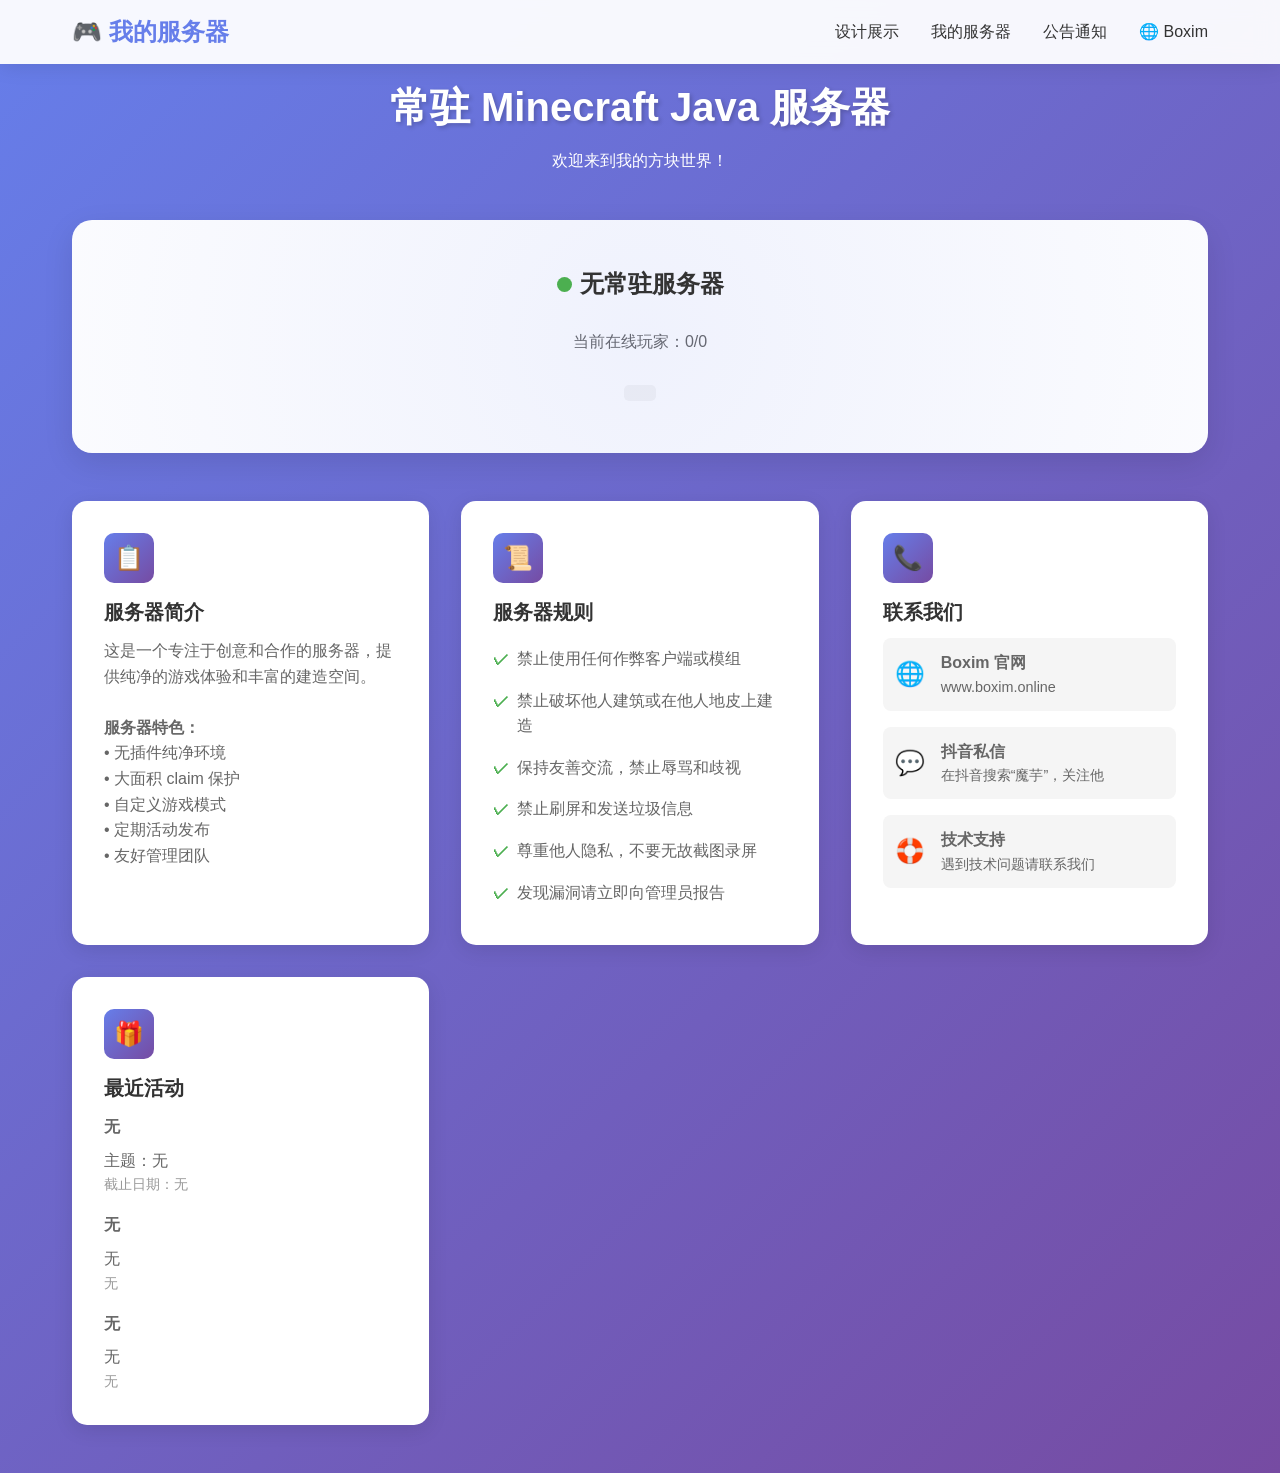
<file: server.html>
<!DOCTYPE html>
<html lang="zh-CN">
<head>
    <meta charset="UTF-8">
    <meta name="viewport" content="width=device-width, initial-scale=1.0">
    <title>我的 Minecraft 服务器</title>
    <style>
        /* 保持原有的样式不变 */
        * {
            margin: 0;
            padding: 0;
            box-sizing: border-box;
        }

        body {
            font-family: -apple-system, BlinkMacSystemFont, 'Segoe UI', Roboto, sans-serif;
            background: linear-gradient(135deg, #667eea 0%, #764ba2 100%);
            min-height: 100vh;
            color: #333;
        }

        header {
            background: rgba(255, 255, 255, 0.95);
            backdrop-filter: blur(10px);
            box-shadow: 0 2px 20px rgba(0, 0, 0, 0.1);
            position: fixed;
            width: 100%;
            top: 0;
            z-index: 1000;
        }

        nav {
            max-width: 1200px;
            margin: 0 auto;
            padding: 1rem 2rem;
            display: flex;
            justify-content: space-between;
            align-items: center;
        }

        .logo {
            font-size: 1.5rem;
            font-weight: bold;
            color: #667eea;
            text-decoration: none;
        }

        .nav-links {
            display: flex;
            gap: 2rem;
            list-style: none;
        }

        .nav-links a {
            text-decoration: none;
            color: #333;
            font-weight: 500;
            transition: color 0.3s ease;
            position: relative;
        }

        .nav-links a:hover {
            color: #667eea;
        }

        .nav-links a::after {
            content: '';
            position: absolute;
            bottom: -5px;
            left: 0;
            width: 0;
            height: 2px;
            background: #667eea;
            transition: width 0.3s ease;
        }

        .nav-links a:hover::after {
            width: 100%;
        }

        main {
            max-width: 1200px;
            margin: 5rem auto 2rem;
            padding: 0 2rem;
        }

        .hero {
            text-align: center;
            margin-bottom: 3rem;
            color: white;
        }

        .hero h1 {
            font-size: 2.5rem;
            margin-bottom: 1rem;
            text-shadow: 2px 2px 4px rgba(0, 0, 0, 0.2);
        }

        .server-status {
            background: white;
            border-radius: 20px;
            padding: 3rem;
            box-shadow: 0 10px 30px rgba(0, 0, 0, 0.1);
            margin-bottom: 3rem;
            text-align: center;
            position: relative;
            overflow: hidden;
        }

        .server-status::before {
            content: '';
            position: absolute;
            top: -50%;
            left: -50%;
            width: 200%;
            height: 200%;
            background: radial-gradient(circle, rgba(102, 126, 234, 0.1) 0%, transparent 70%);
            animation: pulse 3s ease-in-out infinite;
        }

        @keyframes pulse {
            0%, 100% { transform: scale(1); opacity: 0.5; }
            50% { transform: scale(1.1); opacity: 0.8; }
        }

        .status-indicator {
            display: inline-flex;
            align-items: center;
            gap: 0.5rem;
            margin-bottom: 1rem;
            position: relative;
            z-index: 1;
        }

        .status-dot {
            width: 15px;
            height: 15px;
            border-radius: 50%;
            background: #4caf50;
            animation: blink 2s ease-in-out infinite;
        }

        @keyframes blink {
            0%, 100% { opacity: 1; }
            50% { opacity: 0.5; }
        }

        .status-dot.offline {
            background: #f44336;
            animation: none;
        }

        .status-text {
            font-size: 1.5rem;
            font-weight: bold;
            color: #333;
        }

        .server-ip {
            font-size: 1.2rem;
            font-family: 'Consolas', monospace;
            background: #f5f5f5;
            padding: 0.5rem 1rem;
            border-radius: 5px;
            margin-top: 1rem;
            display: inline-block;
            cursor: copy;
            transition: background 0.3s ease;
        }

        .server-ip:hover {
            background: #e0e0e0;
        }

        .server-content {
            display: grid;
            grid-template-columns: repeat(auto-fit, minmax(300px, 1fr));
            gap: 2rem;
            margin-bottom: 3rem;
        }

        .content-card {
            background: white;
            border-radius: 15px;
            padding: 2rem;
            box-shadow: 0 5px 20px rgba(0, 0, 0, 0.1);
            transition: transform 0.3s ease, box-shadow 0.3s ease;
        }

        .content-card:hover {
            transform: translateY(-5px);
            box-shadow: 0 10px 30px rgba(0, 0, 0, 0.15);
        }

        .card-icon {
            width: 50px;
            height: 50px;
            background: linear-gradient(135deg, #667eea 0%, #764ba2 100%);
            border-radius: 10px;
            display: flex;
            align-items: center;
            justify-content: center;
            font-size: 1.5rem;
            margin-bottom: 1rem;
        }

        .card-title {
            font-size: 1.25rem;
            font-weight: bold;
            margin-bottom: 0.75rem;
            color: #333;
        }

        .card-content {
            color: #666;
            line-height: 1.6;
        }

        .rules-list {
            list-style: none;
            padding-left: 0;
        }

        .rules-list li {
            padding: 0.5rem 0;
            padding-left: 1.5rem;
            position: relative;
        }

        .rules-list li::before {
            content: '✓';
            position: absolute;
            left: 0;
            color: #4caf50;
            font-weight: bold;
        }

        .contact-info {
            display: flex;
            flex-direction: column;
            gap: 1rem;
        }

        .contact-item {
            display: flex;
            align-items: center;
            gap: 1rem;
            padding: 0.75rem;
            background: #f5f5f5;
            border-radius: 8px;
            transition: background 0.3s ease;
            cursor: pointer;
        }

        .contact-item:hover {
            background: #e8e8e8;
        }

        .copy-notification {
            position: fixed;
            bottom: 20px;
            right: 20px;
            background: #4caf50;
            color: white;
            padding: 1rem 2rem;
            border-radius: 5px;
            display: none;
            animation: slideIn 0.3s ease;
        }

        @keyframes slideIn {
            from {
                transform: translateX(100%);
                opacity: 0;
            }
            to {
                transform: translateX(0);
                opacity: 1;
            }
        }

        @media (max-width: 768px) {
            .server-content {
                grid-template-columns: 1fr;
            }
            
            .hero h1 {
                font-size: 2rem;
            }
        }
    </style>
</head>
<body>
    <header>
        <nav>
    <a href="server.html" class="logo">🎮 我的服务器</a>
    <ul class="nav-links">
        <li><a href="designs.html">设计展示</a></li>
        <li><a href="server.html">我的服务器</a></li>
        <li><a href="announcements.html">公告通知</a></li>
        <li><a href="https://www.boxim.online" target="_blank">🌐 Boxim</a></li>
    </ul>
</nav>
    </header>

    <main>
        <section class="hero">
            <h1>常驻 Minecraft Java 服务器</h1>
            <p>欢迎来到我的方块世界！</p>
        </section>

        <div class="server-status">
            <div class="status-indicator">
                <span class="status-dot"></span>
                <span class="status-text">无常驻服务器</span>
            </div>
            <p style="color: #666; margin: 1rem 0;">当前在线玩家：0/0</p>
            <div class="server-ip" onclick="copyIP(this)">
                
            </div>
        </div>

        <div class="server-content">
            <div class="content-card">
                <div class="card-icon">📋</div>
                <h3 class="card-title">服务器简介</h3>
                <div class="card-content">
                    <p>这是一个专注于创意和合作的服务器，提供纯净的游戏体验和丰富的建造空间。</p>
                    <br>
                    <p><strong>服务器特色：</strong></p>
                    <p>• 无插件纯净环境</p>
                    <p>• 大面积 claim 保护</p>
                    <p>• 自定义游戏模式</p>
                    <p>• 定期活动发布</p>
                    <p>• 友好管理团队</p>
                </div>
            </div>

            <div class="content-card">
                <div class="card-icon">📜</div>
                <h3 class="card-title">服务器规则</h3>
                <div class="card-content">
                    <ul class="rules-list">
                        <li>禁止使用任何作弊客户端或模组</li>
                        <li>禁止破坏他人建筑或在他人地皮上建造</li>
                        <li>保持友善交流，禁止辱骂和歧视</li>
                        <li>禁止刷屏和发送垃圾信息</li>
                        <li>尊重他人隐私，不要无故截图录屏</li>
                        <li>发现漏洞请立即向管理员报告</li>
                    </ul>
                </div>
            </div>

            <div class="content-card">
                <div class="card-icon">📞</div>
                <h3 class="card-title">联系我们</h3>
                <div class="card-content">
                    <div class="contact-info">
                        <div class="contact-item" onclick="window.open('https://www.boxim.online', '_blank')">
                            <span style="font-size: 1.5rem;">🌐</span>
                            <div>
                                <strong>Boxim 官网</strong>
                                <div style="font-size: 0.9rem; color: #666;">www.boxim.online</div>
                            </div>
                        </div>
                        <div class="contact-item" onclick="window.open('https://www.douyin.com', '_blank')">
                            <span style="font-size: 1.5rem;">💬</span>
                            <div>
                                <strong>抖音私信</strong>
                                <div style="font-size: 0.9rem; color: #666;">在抖音搜索“魔芋”，关注他</div>
                            </div>
                        </div>
                        <div class="contact-item" onclick="window.open('https://boxim.online', '_blank')">
                            <span style="font-size: 1.5rem;">🛟</span>
                            <div>
                                <strong>技术支持</strong>
                                <div style="font-size: 0.9rem; color: #666;">遇到技术问题请联系我们</div>
                            </div>
                        </div>
                    </div>
                </div>
            </div>

            <div class="content-card">
                <div class="card-icon">🎁</div>
                <h3 class="card-title">最近活动</h3>
                <div class="card-content">
                    <div style="margin-bottom: 1rem;">
                        <strong>无</strong>
                        <p style="color: #666; margin-top: 0.5rem;">主题：无</p>
                        <p style="color: #999; font-size: 0.9rem;">截止日期：无</p>
                    </div>
                    <div style="margin-bottom: 1rem;">
                        <strong>无</strong>
                        <p style="color: #666; margin-top: 0.5rem;">无</p>
                        <p style="color: #999; font-size: 0.9rem;">无</p>
                    </div>
                    <div>
                        <strong>无</strong>
                        <p style="color: #666; margin-top: 0.5rem;">无</p>
                        <p style="color: #999; font-size: 0.9rem;">无</p>
                    </div>
                </div>
            </div>
        </div>
    </main>

    <div id="copyNotification" class="copy-notification">
        已复制到剪贴板！
    </div>

    <script>
        function copyIP(element) {
            const ip = element.textContent;
            navigator.clipboard.writeText(ip).then(() => {
                const notification = document.getElementById('copyNotification');
                notification.style.display = 'block';
                setTimeout(() => {
                    notification.style.display = 'none';
                }, 2000);
            });
        }

        // 窗口打开功能
        function openNewWindow(url) {
            window.open(url, '_blank');
        }
    </script>
</body>
</html>
</file>
